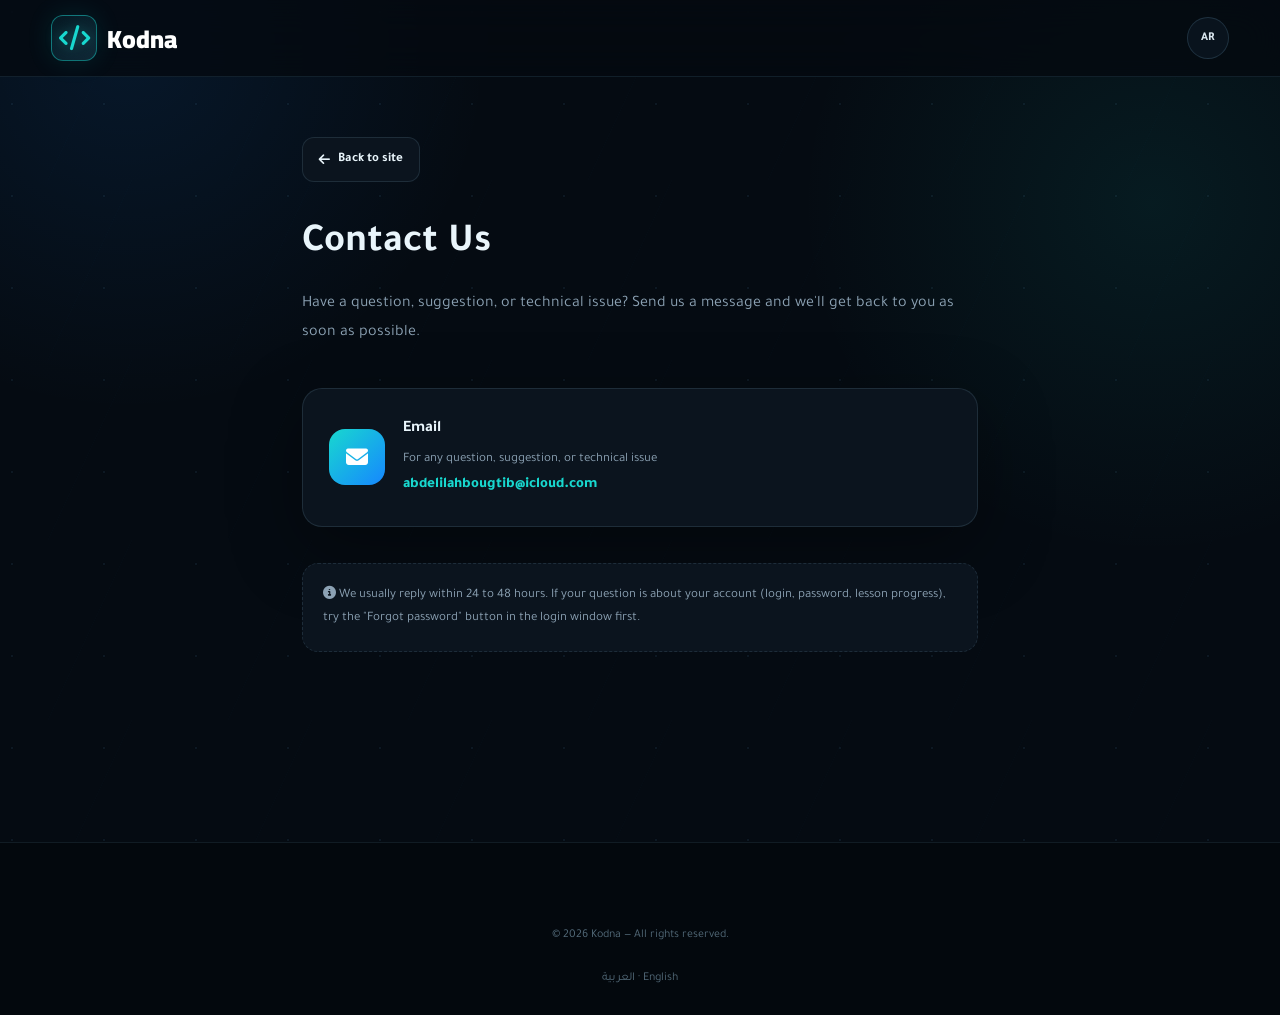
<file: contact.html>
<!DOCTYPE html>
<html lang="en" dir="ltr">
<head>
    <meta charset="UTF-8">
    <meta name="viewport" content="width=device-width, initial-scale=1.0, viewport-fit=cover">
    <meta name="description" content="Have a question, suggestion, or technical issue? Contact the Kodna team and we'll get back to you as soon as possible.">
    <meta name="theme-color" content="#06b6d4">
    <link rel="canonical" href="https://koudna.com/contact.html">
    <link rel="alternate" hreflang="en" href="https://koudna.com/contact.html">
    <link rel="alternate" hreflang="ar" href="https://koudna.com/ar/contact.html">
    <link rel="alternate" hreflang="x-default" href="https://koudna.com/contact.html">

    <link rel="icon" href="/favicon.ico" sizes="any">
    <link rel="icon" type="image/svg+xml" href="/favicon.svg">
    <link rel="icon" type="image/png" sizes="96x96" href="/favicon-96x96.png">
    <link rel="apple-touch-icon" href="/apple-touch-icon.png">
    <link rel="manifest" href="/site.webmanifest">

    <title data-i18n="contactDocTitle">Contact Us | Kodna</title>

    <link rel="preconnect" href="https://fonts.googleapis.com">
    <link rel="preconnect" href="https://fonts.gstatic.com" crossorigin>
    <link href="https://fonts.googleapis.com/css2?family=Cairo:wght@400;500;600;700;800;900&family=Tajawal:wght@400;500;700;800&display=swap" rel="stylesheet">
    <link rel="stylesheet" href="https://cdnjs.cloudflare.com/ajax/libs/font-awesome/6.5.2/css/all.min.css">
    <link rel="stylesheet" href="/css/style.css">

    <style>
        .legal-wrap { max-width: 720px; margin: 0 auto; padding: 60px 22px 100px; }
        .legal-wrap h1 { font-size: clamp(28px, 5vw, 40px); margin-bottom: 10px; }
        .legal-wrap > p.lead { color: var(--text-light); font-size: 16px; margin-bottom: 40px; line-height: 1.8; }
        .legal-back { display: inline-flex; align-items: center; gap: 8px; margin-bottom: 26px; padding: 10px 16px; border-radius: 12px; background: var(--card); border: 1px solid var(--border); color: var(--text); font-weight: 700; font-size: 13px; }
        .legal-back:hover { color: var(--primary); border-color: var(--primary); }
        [dir="ltr"] .legal-back i { transform: scaleX(-1); }

        .contact-card {
            display: flex;
            align-items: center;
            gap: 18px;
            padding: 26px;
            border-radius: 20px;
            background: var(--card);
            border: 1px solid var(--border);
            box-shadow: var(--shadow);
            margin-bottom: 18px;
        }
        .contact-card .icon {
            width: 56px; height: 56px; border-radius: 16px;
            display: grid; place-items: center; font-size: 22px; color: white;
            background: linear-gradient(135deg, var(--primary), var(--secondary));
            flex-shrink: 0;
        }
        .contact-card h3 { font-size: 16px; margin-bottom: 4px; }
        .contact-card p { color: var(--text-light); font-size: 13px; margin: 0; }
        .contact-card a.contact-value { color: var(--primary); font-weight: 800; font-size: 15px; word-break: break-all; }

        .contact-note {
            margin-top: 36px;
            padding: 20px;
            border-radius: 16px;
            background: var(--card);
            border: 1px dashed var(--border);
            color: var(--text-light);
            font-size: 13px;
            line-height: 1.8;
        }
    </style>
</head>
<body>

<header>
    <div class="container">
        <nav>
            <a href="/" class="logo" id="contactLogoLink">
                <span class="logo-icon"><i class="fa-solid fa-code"></i></span>
                <span data-i18n="logoText">كودنا</span>
            </a>
            <div class="header-actions">
                <button class="icon-btn" id="langToggle" aria-label="تغيير اللغة" title="EN / AR">
                    <span style="font-weight: 800; font-size: 12px;">EN</span>
                </button>
            </div>
        </nav>
    </div>
</header>

<main class="legal-wrap">
    <a href="/" class="legal-back" id="legalBackLink"><i class="fa-solid fa-arrow-right"></i> <span data-i18n="backToSite">رجوع للموقع</span></a>

    <h1 data-i18n="contactH1">تواصل معنا</h1>
    <p class="lead" data-i18n="contactLead">لديك سؤال، اقتراح، أو مشكلة تقنية؟ راسلنا وسنرد عليك في أقرب وقت ممكن.</p>

    <div class="contact-card">
        <div class="icon"><i class="fa-solid fa-envelope"></i></div>
        <div>
            <h3 data-i18n="contactCardTitle">البريد الإلكتروني</h3>
            <p data-i18n="contactCardDesc">لأي سؤال، اقتراح، أو مشكلة تقنية</p>
            <a class="contact-value" href="mailto:abdelilahbougtib@icloud.com">abdelilahbougtib@icloud.com</a>
        </div>
    </div>

    <div class="contact-note">
        <i class="fa-solid fa-circle-info"></i>
        <span data-i18n="contactNote">نرد عادةً خلال 24 إلى 48 ساعة. إذا كان سؤالك متعلقاً بحسابك (تسجيل الدخول، كلمة المرور، التقدّم في الدروس)، يمكنك تجربة زر "نسيت كلمة المرور" في نافذة تسجيل الدخول أولاً.</span>
    </div>
</main>

<footer>
    <div class="container">
        <div class="copyright" data-i18n="copyright">© 2026 كودنا — جميع الحقوق محفوظة.</div>
        <div class="copyright"><a href="/ar/contact.html">العربية</a> · <a href="/contact.html">English</a></div>
    </div>
</footer>

<script type="module" src="/js/legal-page.js"></script>
</body>
</html>
</file>
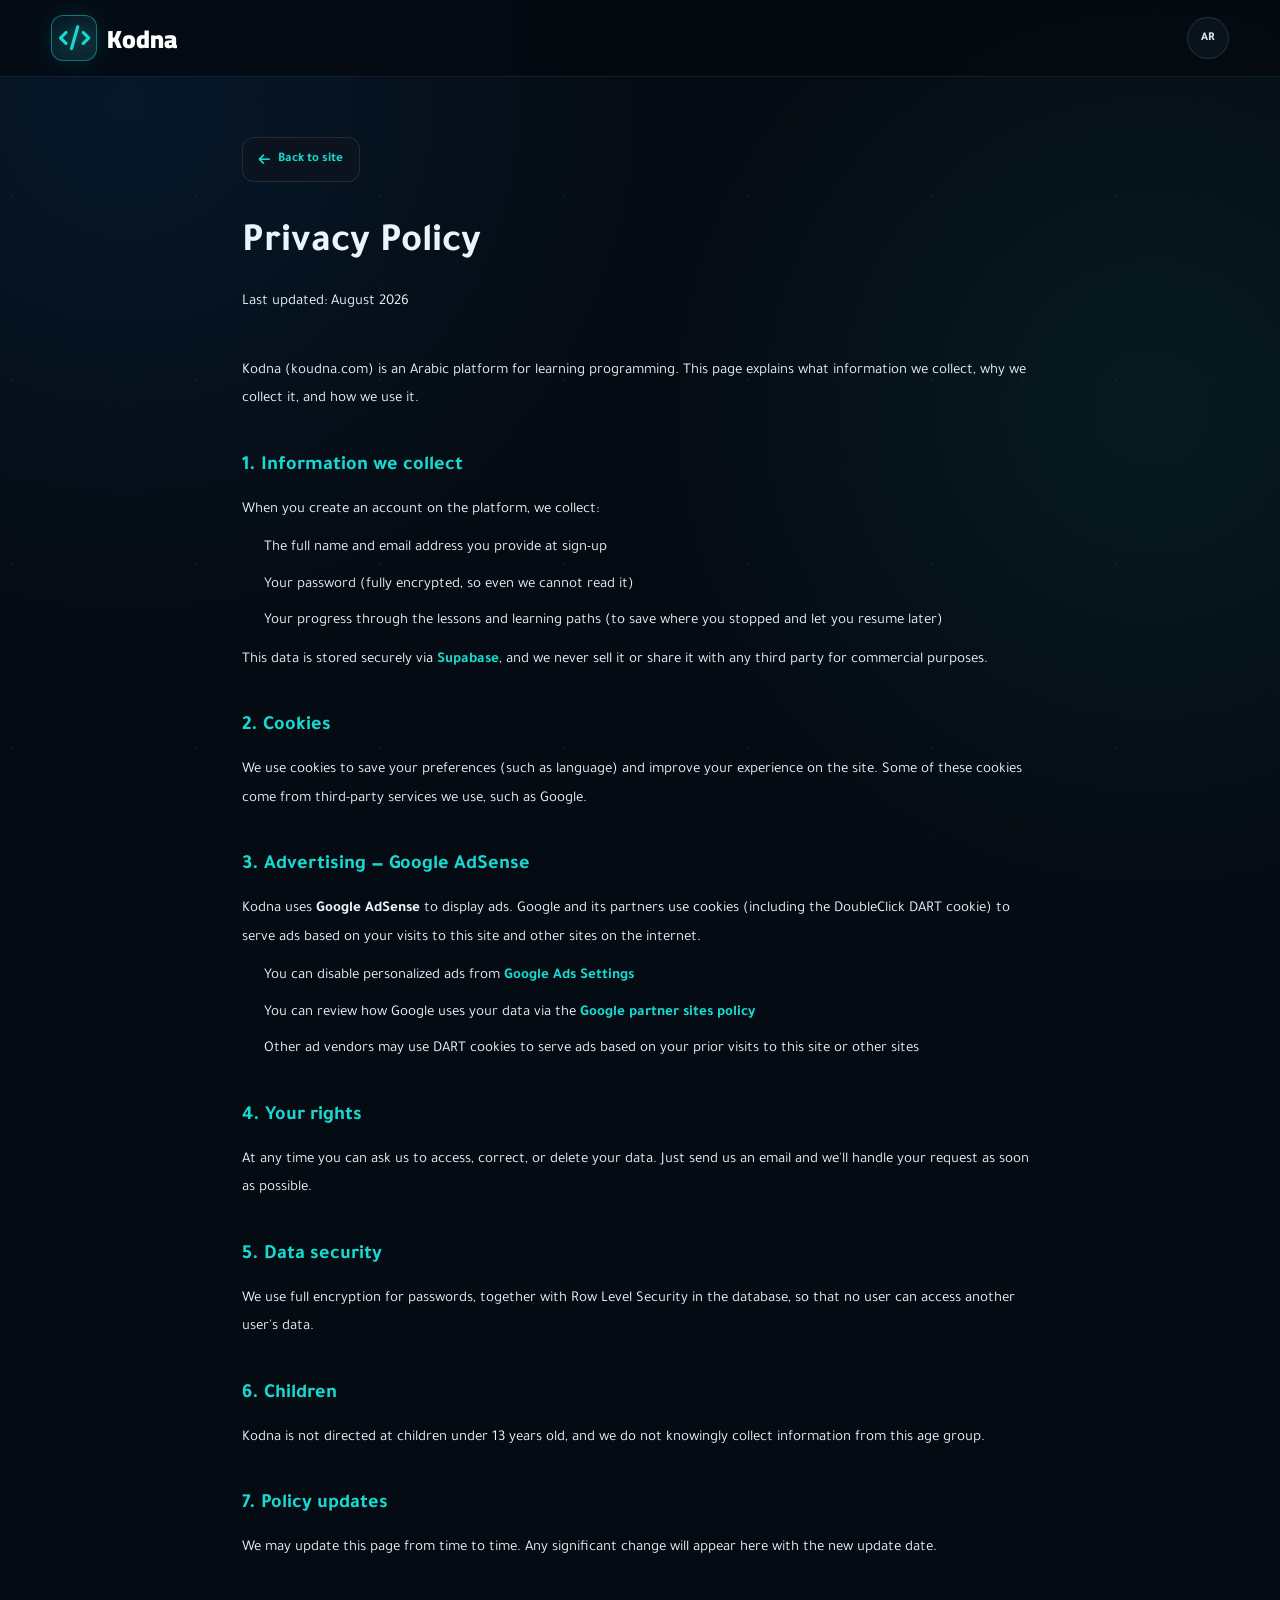
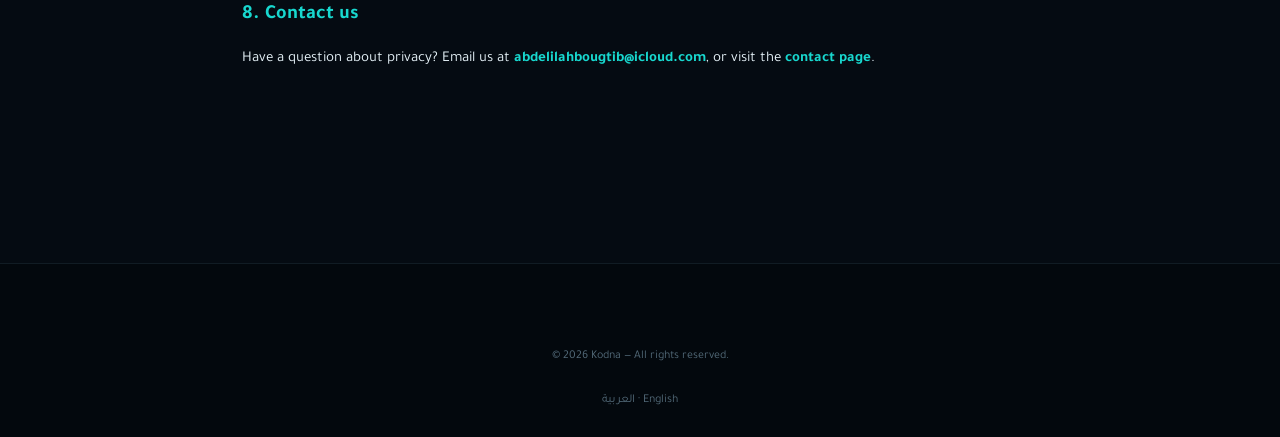
<file: privacy.html>
<!DOCTYPE html>
<html lang="en" dir="ltr">
<head>
    <meta charset="UTF-8">
    <meta name="viewport" content="width=device-width, initial-scale=1.0, viewport-fit=cover">
    <meta name="description" content="Kodna privacy policy — how we handle your data, cookies, and advertising.">
    <meta name="theme-color" content="#06b6d4">
    <link rel="canonical" href="https://koudna.com/privacy.html">
    <link rel="alternate" hreflang="en" href="https://koudna.com/privacy.html">
    <link rel="alternate" hreflang="ar" href="https://koudna.com/ar/privacy.html">
    <link rel="alternate" hreflang="x-default" href="https://koudna.com/privacy.html">

    <link rel="icon" href="/favicon.ico" sizes="any">
    <link rel="icon" type="image/svg+xml" href="/favicon.svg">
    <link rel="icon" type="image/png" sizes="96x96" href="/favicon-96x96.png">
    <link rel="apple-touch-icon" href="/apple-touch-icon.png">
    <link rel="manifest" href="/site.webmanifest">

    <title data-i18n="privacyDocTitle">Privacy Policy | Kodna</title>

    <link rel="preconnect" href="https://fonts.googleapis.com">
    <link rel="preconnect" href="https://fonts.gstatic.com" crossorigin>
    <link href="https://fonts.googleapis.com/css2?family=Cairo:wght@400;500;600;700;800;900&family=Tajawal:wght@400;500;700;800&display=swap" rel="stylesheet">
    <link rel="stylesheet" href="https://cdnjs.cloudflare.com/ajax/libs/font-awesome/6.5.2/css/all.min.css">
    <link rel="stylesheet" href="/css/style.css">

    <style>
        .legal-wrap { max-width: 840px; margin: 0 auto; padding: 60px 22px 100px; }
        .legal-wrap h1 { font-size: clamp(28px, 5vw, 40px); margin-bottom: 8px; }
        .legal-updated { color: var(--text-light); font-size: 13px; margin-bottom: 40px; }
        .legal-wrap h2 { font-size: 20px; margin: 34px 0 12px; color: var(--primary); }
        .legal-wrap p, .legal-wrap li { color: var(--text); line-height: 1.9; font-size: 15px; }
        .legal-wrap ul { padding-inline-start: 22px; margin: 10px 0; display: flex; flex-direction: column; gap: 8px; }
        .legal-wrap a { color: var(--primary); font-weight: 700; }
        .legal-back { display: inline-flex; align-items: center; gap: 8px; margin-bottom: 26px; padding: 10px 16px; border-radius: 12px; background: var(--card); border: 1px solid var(--border); color: var(--text); font-weight: 700; font-size: 13px; }
        .legal-back:hover { color: var(--primary); border-color: var(--primary); }
        [dir="ltr"] .legal-back i { transform: scaleX(-1); }
    </style>
</head>
<body>

<header>
    <div class="container">
        <nav>
            <a href="/" class="logo" id="contactLogoLink">
                <span class="logo-icon"><i class="fa-solid fa-code"></i></span>
                <span data-i18n="logoText">كودنا</span>
            </a>
            <div class="header-actions">
                <button class="icon-btn" id="langToggle" aria-label="تغيير اللغة" title="EN / AR">
                    <span style="font-weight: 800; font-size: 12px;">EN</span>
                </button>
            </div>
        </nav>
    </div>
</header>

<main class="legal-wrap">
    <a href="/" class="legal-back" id="legalBackLink"><i class="fa-solid fa-arrow-right"></i> <span data-i18n="backToSite">رجوع للموقع</span></a>

    <h1 data-i18n="privacyH1">سياسة الخصوصية</h1>
    <p class="legal-updated" data-i18n="privacyUpdated">آخر تحديث: أغسطس 2026</p>

    <p data-i18n="privacyIntro">كودنا (koudna.com) منصة عربية لتعلم البرمجة. توضح هذه الصفحة نوع المعلومات التي نجمعها، وسبب جمعها، وكيفية استخدامها.</p>

    <h2 data-i18n="privacyH2_1">1. المعلومات التي نجمعها</h2>
    <p data-i18n="privacyP1">عند إنشاء حساب في المنصة، نقوم بجمع:</p>
    <ul>
        <li data-i18n="privacyLi1a">الاسم الكامل والبريد الإلكتروني اللذين تقدّمهما عند التسجيل</li>
        <li data-i18n="privacyLi1b">كلمة المرور (مشفّرة بالكامل، بحيث لا نستطيع نحن أنفسنا الاطلاع عليها)</li>
        <li data-i18n="privacyLi1c">تقدّمك في الدروس والمسارات التعليمية (لحفظ نقطة توقفك ومتابعتها لاحقاً)</li>
    </ul>
    <p data-i18n="privacyP1b">يتم تخزين هذه البيانات بأمان عبر <a href="https://supabase.com" target="_blank" rel="noopener">Supabase</a>، ولا نقوم ببيعها أو مشاركتها مع أي طرف ثالث لأغراض تجارية.</p>

    <h2 data-i18n="privacyH2_2">2. ملفات الـ Cookies</h2>
    <p data-i18n="privacyP2">نستخدم ملفات الـ Cookies لحفظ تفضيلاتك (مثل اللغة) وتحسين تجربتك على الموقع. بعض هذه الملفات تأتي من خدمات طرف ثالث نستخدمها، مثل Google.</p>

    <h2 data-i18n="privacyH2_3">3. الإعلانات — Google AdSense</h2>
    <p data-i18n="privacyP3">تستخدم كودنا خدمة <strong>Google AdSense</strong> لعرض الإعلانات. تستخدم Google وشركاؤها ملفات Cookies (بما في ذلك ملف DoubleClick DART) لعرض إعلانات مبنية على زياراتك لهذا الموقع ومواقع أخرى على الإنترنت.</p>
    <ul>
        <li data-i18n="privacyLi3a">يمكنك تعطيل الإعلانات المخصصة (Personalized ads) من <a href="https://adssettings.google.com" target="_blank" rel="noopener">إعدادات إعلانات Google</a></li>
        <li data-i18n="privacyLi3b">يمكنك الاطلاع على كيفية استخدام Google لبياناتك عبر <a href="https://policies.google.com/technologies/partner-sites" target="_blank" rel="noopener">سياسة Google للشركاء</a></li>
        <li data-i18n="privacyLi3c">قد يستخدم موردون آخرون للإعلانات ملفات DART لعرض إعلانات مبنية على زياراتك السابقة لهذا الموقع أو مواقع أخرى</li>
    </ul>

    <h2 data-i18n="privacyH2_4">4. حقوقك</h2>
    <p data-i18n="privacyP4">يمكنك في أي وقت أن تطلب منا الاطلاع على بياناتك، أو تعديلها، أو حذفها. يكفي أن ترسل لنا رسالة بريد إلكتروني وسنتعامل مع طلبك في أقرب وقت ممكن.</p>

    <h2 data-i18n="privacyH2_5">5. أمان البيانات</h2>
    <p data-i18n="privacyP5">نستخدم تشفيراً كاملاً لكلمات المرور، إلى جانب الحماية على مستوى الصفوف (Row Level Security) في قاعدة البيانات، بحيث لا يستطيع أي مستخدم الاطلاع على بيانات مستخدم آخر.</p>

    <h2 data-i18n="privacyH2_6">6. الأطفال</h2>
    <p data-i18n="privacyP6">منصة كودنا غير موجهة للأطفال دون سن 13 عاماً، ولا نقوم عن قصد بجمع معلومات من هذه الفئة العمرية.</p>

    <h2 data-i18n="privacyH2_7">7. تحديثات السياسة</h2>
    <p data-i18n="privacyP7">قد نقوم بتعديل هذه الصفحة من وقت لآخر. سيظهر أي تغيير مهم هنا مع تاريخ التحديث الجديد.</p>

    <h2 data-i18n="privacyH2_8">8. تواصل معنا</h2>
    <p data-i18n="privacyP8">لديك سؤال حول الخصوصية؟ راسلنا على <a href="mailto:abdelilahbougtib@icloud.com">abdelilahbougtib@icloud.com</a>، أو قم بزيارة <a href="/contact.html">صفحة تواصل معنا</a>.</p>
</main>

<footer>
    <div class="container">
        <div class="copyright" data-i18n="copyright">© 2026 كودنا — جميع الحقوق محفوظة.</div>
        <div class="copyright"><a href="/ar/privacy.html">العربية</a> · <a href="/privacy.html">English</a></div>
    </div>
</footer>

<script type="module" src="/js/legal-page.js"></script>
</body>
</html>
</file>
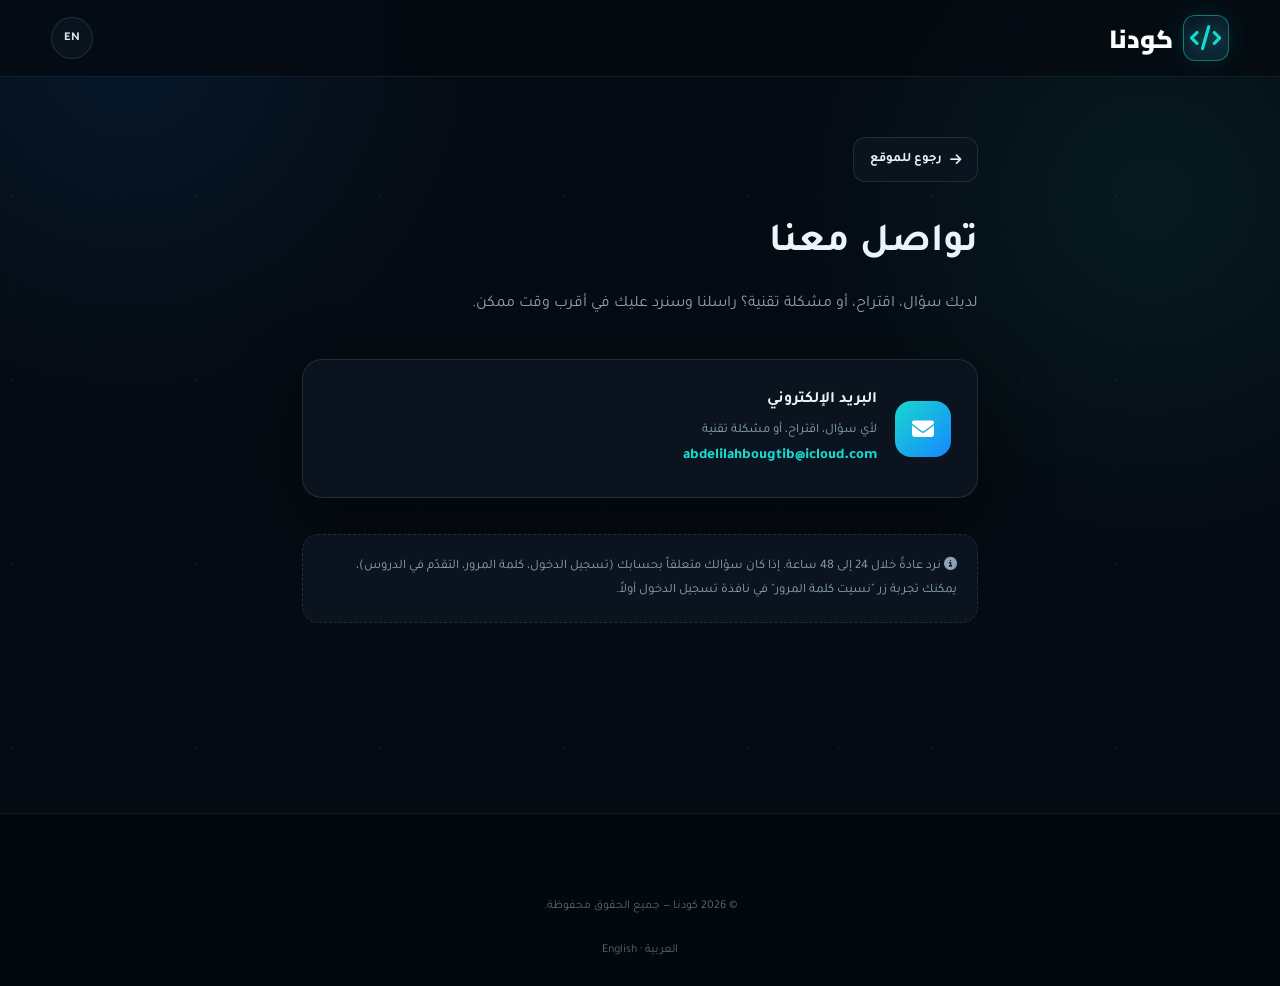
<file: ar/contact.html>
<!DOCTYPE html>
<html lang="ar" dir="rtl">
<head>
    <meta charset="UTF-8">
    <meta name="viewport" content="width=device-width, initial-scale=1.0, viewport-fit=cover">
    <meta name="description" content="تواصل مع فريق كودنا — أسئلة، اقتراحات، أو مساعدة تقنية.">
    <meta name="theme-color" content="#06b6d4">
    <link rel="canonical" href="https://koudna.com/ar/contact.html">
    <link rel="alternate" hreflang="ar" href="https://koudna.com/ar/contact.html">
    <link rel="alternate" hreflang="en" href="https://koudna.com/contact.html">
    <link rel="alternate" hreflang="x-default" href="https://koudna.com/contact.html">

    <link rel="icon" href="/favicon.ico" sizes="any">
    <link rel="icon" type="image/svg+xml" href="/favicon.svg">
    <link rel="icon" type="image/png" sizes="96x96" href="/favicon-96x96.png">
    <link rel="apple-touch-icon" href="/apple-touch-icon.png">
    <link rel="manifest" href="/site.webmanifest">

    <title data-i18n="contactDocTitle">تواصل معنا | كودنا</title>

    <link rel="preconnect" href="https://fonts.googleapis.com">
    <link rel="preconnect" href="https://fonts.gstatic.com" crossorigin>
    <link href="https://fonts.googleapis.com/css2?family=Cairo:wght@400;500;600;700;800;900&family=Tajawal:wght@400;500;700;800&display=swap" rel="stylesheet">
    <link rel="stylesheet" href="https://cdnjs.cloudflare.com/ajax/libs/font-awesome/6.5.2/css/all.min.css">
    <link rel="stylesheet" href="/css/style.css">

    <style>
        .legal-wrap { max-width: 720px; margin: 0 auto; padding: 60px 22px 100px; }
        .legal-wrap h1 { font-size: clamp(28px, 5vw, 40px); margin-bottom: 10px; }
        .legal-wrap > p.lead { color: var(--text-light); font-size: 16px; margin-bottom: 40px; line-height: 1.8; }
        .legal-back { display: inline-flex; align-items: center; gap: 8px; margin-bottom: 26px; padding: 10px 16px; border-radius: 12px; background: var(--card); border: 1px solid var(--border); color: var(--text); font-weight: 700; font-size: 13px; }
        .legal-back:hover { color: var(--primary); border-color: var(--primary); }
        [dir="ltr"] .legal-back i { transform: scaleX(-1); }

        .contact-card {
            display: flex;
            align-items: center;
            gap: 18px;
            padding: 26px;
            border-radius: 20px;
            background: var(--card);
            border: 1px solid var(--border);
            box-shadow: var(--shadow);
            margin-bottom: 18px;
        }
        .contact-card .icon {
            width: 56px; height: 56px; border-radius: 16px;
            display: grid; place-items: center; font-size: 22px; color: white;
            background: linear-gradient(135deg, var(--primary), var(--secondary));
            flex-shrink: 0;
        }
        .contact-card h3 { font-size: 16px; margin-bottom: 4px; }
        .contact-card p { color: var(--text-light); font-size: 13px; margin: 0; }
        .contact-card a.contact-value { color: var(--primary); font-weight: 800; font-size: 15px; word-break: break-all; }

        .contact-note {
            margin-top: 36px;
            padding: 20px;
            border-radius: 16px;
            background: var(--card);
            border: 1px dashed var(--border);
            color: var(--text-light);
            font-size: 13px;
            line-height: 1.8;
        }
    </style>
</head>
<body>

<header>
    <div class="container">
        <nav>
            <a href="/" class="logo" id="contactLogoLink">
                <span class="logo-icon"><i class="fa-solid fa-code"></i></span>
                <span data-i18n="logoText">كودنا</span>
            </a>
            <div class="header-actions">
                <button class="icon-btn" id="langToggle" aria-label="تغيير اللغة" title="EN / AR">
                    <span style="font-weight: 800; font-size: 12px;">EN</span>
                </button>
            </div>
        </nav>
    </div>
</header>

<main class="legal-wrap">
    <a href="/" class="legal-back" id="legalBackLink"><i class="fa-solid fa-arrow-right"></i> <span data-i18n="backToSite">رجوع للموقع</span></a>

    <h1 data-i18n="contactH1">تواصل معنا</h1>
    <p class="lead" data-i18n="contactLead">لديك سؤال، اقتراح، أو مشكلة تقنية؟ راسلنا وسنرد عليك في أقرب وقت ممكن.</p>

    <div class="contact-card">
        <div class="icon"><i class="fa-solid fa-envelope"></i></div>
        <div>
            <h3 data-i18n="contactCardTitle">البريد الإلكتروني</h3>
            <p data-i18n="contactCardDesc">لأي سؤال، اقتراح، أو مشكلة تقنية</p>
            <a class="contact-value" href="mailto:abdelilahbougtib@icloud.com">abdelilahbougtib@icloud.com</a>
        </div>
    </div>

    <div class="contact-note">
        <i class="fa-solid fa-circle-info"></i>
        <span data-i18n="contactNote">نرد عادةً خلال 24 إلى 48 ساعة. إذا كان سؤالك متعلقاً بحسابك (تسجيل الدخول، كلمة المرور، التقدّم في الدروس)، يمكنك تجربة زر "نسيت كلمة المرور" في نافذة تسجيل الدخول أولاً.</span>
    </div>
</main>

<footer>
    <div class="container">
        <div class="copyright" data-i18n="copyright">© 2026 كودنا — جميع الحقوق محفوظة.</div>
        <div class="copyright"><a href="/ar/contact.html">العربية</a> · <a href="/contact.html">English</a></div>
    </div>
</footer>

<script type="module" src="/js/legal-page.js"></script>
</body>
</html>
</file>
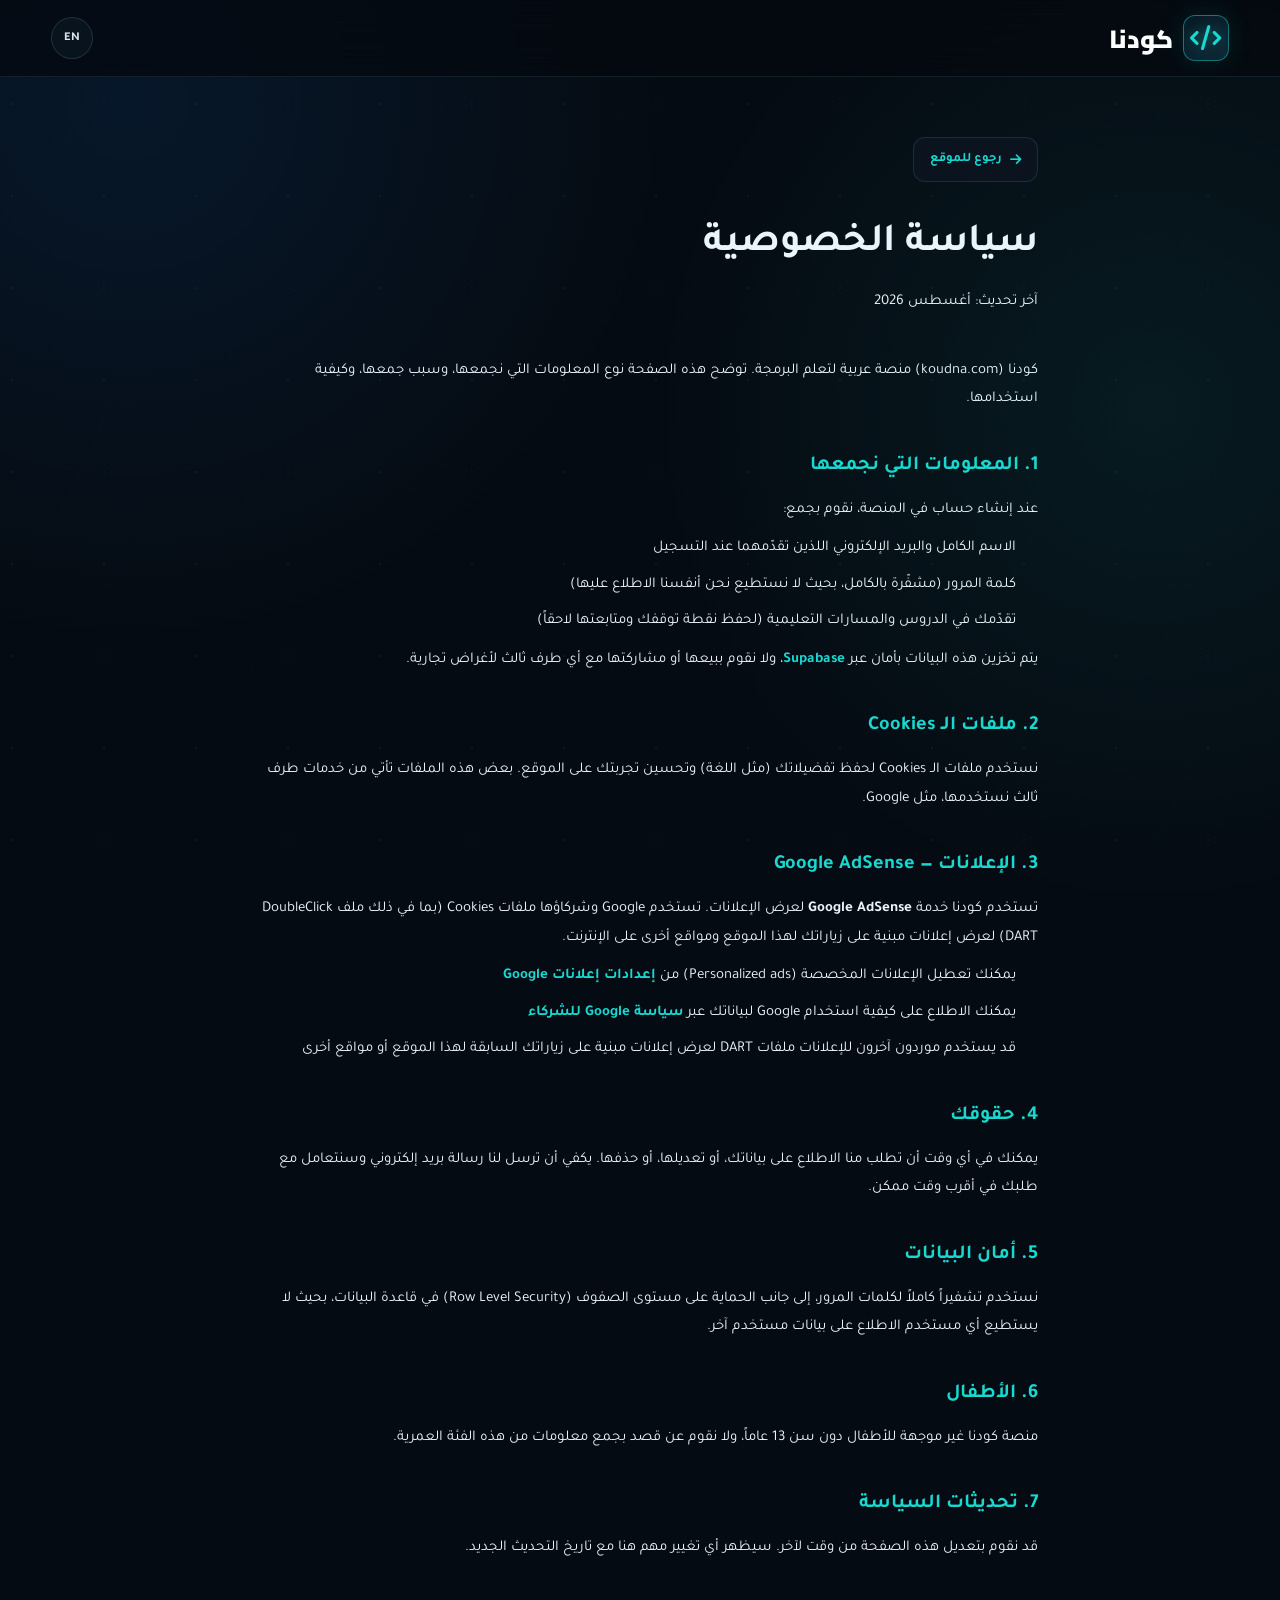
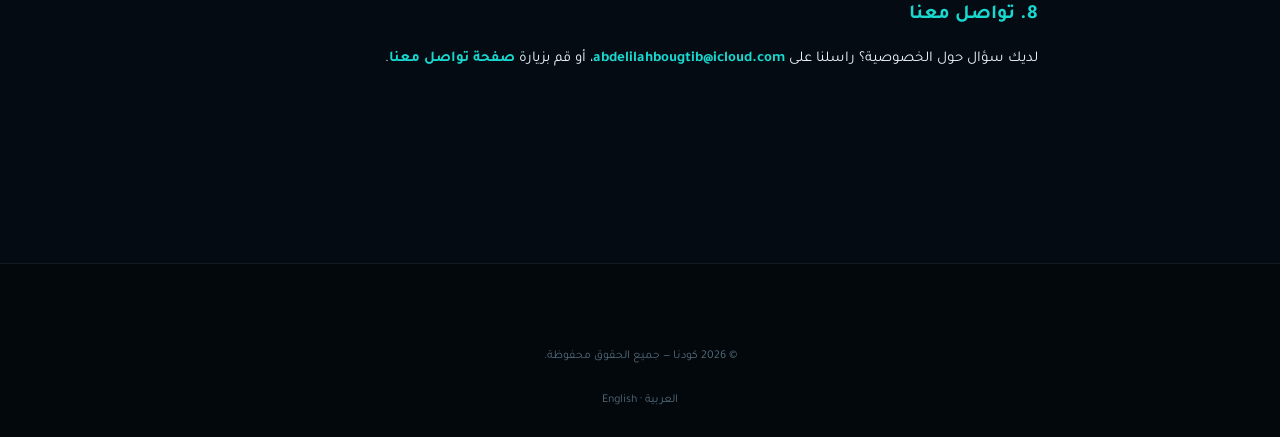
<file: ar/privacy.html>
<!DOCTYPE html>
<html lang="ar" dir="rtl">
<head>
    <meta charset="UTF-8">
    <meta name="viewport" content="width=device-width, initial-scale=1.0, viewport-fit=cover">
    <meta name="description" content="سياسة الخصوصية لمنصة كودنا — كيفية استخدامنا لبياناتك، وملفات الـ Cookies، والإعلانات.">
    <meta name="theme-color" content="#06b6d4">
    <link rel="canonical" href="https://koudna.com/ar/privacy.html">
    <link rel="alternate" hreflang="ar" href="https://koudna.com/ar/privacy.html">
    <link rel="alternate" hreflang="en" href="https://koudna.com/privacy.html">
    <link rel="alternate" hreflang="x-default" href="https://koudna.com/privacy.html">

    <link rel="icon" href="/favicon.ico" sizes="any">
    <link rel="icon" type="image/svg+xml" href="/favicon.svg">
    <link rel="icon" type="image/png" sizes="96x96" href="/favicon-96x96.png">
    <link rel="apple-touch-icon" href="/apple-touch-icon.png">
    <link rel="manifest" href="/site.webmanifest">

    <title data-i18n="privacyDocTitle">سياسة الخصوصية | كودنا</title>

    <link rel="preconnect" href="https://fonts.googleapis.com">
    <link rel="preconnect" href="https://fonts.gstatic.com" crossorigin>
    <link href="https://fonts.googleapis.com/css2?family=Cairo:wght@400;500;600;700;800;900&family=Tajawal:wght@400;500;700;800&display=swap" rel="stylesheet">
    <link rel="stylesheet" href="https://cdnjs.cloudflare.com/ajax/libs/font-awesome/6.5.2/css/all.min.css">
    <link rel="stylesheet" href="/css/style.css">

    <style>
        .legal-wrap { max-width: 840px; margin: 0 auto; padding: 60px 22px 100px; }
        .legal-wrap h1 { font-size: clamp(28px, 5vw, 40px); margin-bottom: 8px; }
        .legal-updated { color: var(--text-light); font-size: 13px; margin-bottom: 40px; }
        .legal-wrap h2 { font-size: 20px; margin: 34px 0 12px; color: var(--primary); }
        .legal-wrap p, .legal-wrap li { color: var(--text); line-height: 1.9; font-size: 15px; }
        .legal-wrap ul { padding-inline-start: 22px; margin: 10px 0; display: flex; flex-direction: column; gap: 8px; }
        .legal-wrap a { color: var(--primary); font-weight: 700; }
        .legal-back { display: inline-flex; align-items: center; gap: 8px; margin-bottom: 26px; padding: 10px 16px; border-radius: 12px; background: var(--card); border: 1px solid var(--border); color: var(--text); font-weight: 700; font-size: 13px; }
        .legal-back:hover { color: var(--primary); border-color: var(--primary); }
        [dir="ltr"] .legal-back i { transform: scaleX(-1); }
    </style>
</head>
<body>

<header>
    <div class="container">
        <nav>
            <a href="/" class="logo" id="contactLogoLink">
                <span class="logo-icon"><i class="fa-solid fa-code"></i></span>
                <span data-i18n="logoText">كودنا</span>
            </a>
            <div class="header-actions">
                <button class="icon-btn" id="langToggle" aria-label="تغيير اللغة" title="EN / AR">
                    <span style="font-weight: 800; font-size: 12px;">EN</span>
                </button>
            </div>
        </nav>
    </div>
</header>

<main class="legal-wrap">
    <a href="/" class="legal-back" id="legalBackLink"><i class="fa-solid fa-arrow-right"></i> <span data-i18n="backToSite">رجوع للموقع</span></a>

    <h1 data-i18n="privacyH1">سياسة الخصوصية</h1>
    <p class="legal-updated" data-i18n="privacyUpdated">آخر تحديث: أغسطس 2026</p>

    <p data-i18n="privacyIntro">كودنا (koudna.com) منصة عربية لتعلم البرمجة. توضح هذه الصفحة نوع المعلومات التي نجمعها، وسبب جمعها، وكيفية استخدامها.</p>

    <h2 data-i18n="privacyH2_1">1. المعلومات التي نجمعها</h2>
    <p data-i18n="privacyP1">عند إنشاء حساب في المنصة، نقوم بجمع:</p>
    <ul>
        <li data-i18n="privacyLi1a">الاسم الكامل والبريد الإلكتروني اللذين تقدّمهما عند التسجيل</li>
        <li data-i18n="privacyLi1b">كلمة المرور (مشفّرة بالكامل، بحيث لا نستطيع نحن أنفسنا الاطلاع عليها)</li>
        <li data-i18n="privacyLi1c">تقدّمك في الدروس والمسارات التعليمية (لحفظ نقطة توقفك ومتابعتها لاحقاً)</li>
    </ul>
    <p data-i18n="privacyP1b">يتم تخزين هذه البيانات بأمان عبر <a href="https://supabase.com" target="_blank" rel="noopener">Supabase</a>، ولا نقوم ببيعها أو مشاركتها مع أي طرف ثالث لأغراض تجارية.</p>

    <h2 data-i18n="privacyH2_2">2. ملفات الـ Cookies</h2>
    <p data-i18n="privacyP2">نستخدم ملفات الـ Cookies لحفظ تفضيلاتك (مثل اللغة) وتحسين تجربتك على الموقع. بعض هذه الملفات تأتي من خدمات طرف ثالث نستخدمها، مثل Google.</p>

    <h2 data-i18n="privacyH2_3">3. الإعلانات — Google AdSense</h2>
    <p data-i18n="privacyP3">تستخدم كودنا خدمة <strong>Google AdSense</strong> لعرض الإعلانات. تستخدم Google وشركاؤها ملفات Cookies (بما في ذلك ملف DoubleClick DART) لعرض إعلانات مبنية على زياراتك لهذا الموقع ومواقع أخرى على الإنترنت.</p>
    <ul>
        <li data-i18n="privacyLi3a">يمكنك تعطيل الإعلانات المخصصة (Personalized ads) من <a href="https://adssettings.google.com" target="_blank" rel="noopener">إعدادات إعلانات Google</a></li>
        <li data-i18n="privacyLi3b">يمكنك الاطلاع على كيفية استخدام Google لبياناتك عبر <a href="https://policies.google.com/technologies/partner-sites" target="_blank" rel="noopener">سياسة Google للشركاء</a></li>
        <li data-i18n="privacyLi3c">قد يستخدم موردون آخرون للإعلانات ملفات DART لعرض إعلانات مبنية على زياراتك السابقة لهذا الموقع أو مواقع أخرى</li>
    </ul>

    <h2 data-i18n="privacyH2_4">4. حقوقك</h2>
    <p data-i18n="privacyP4">يمكنك في أي وقت أن تطلب منا الاطلاع على بياناتك، أو تعديلها، أو حذفها. يكفي أن ترسل لنا رسالة بريد إلكتروني وسنتعامل مع طلبك في أقرب وقت ممكن.</p>

    <h2 data-i18n="privacyH2_5">5. أمان البيانات</h2>
    <p data-i18n="privacyP5">نستخدم تشفيراً كاملاً لكلمات المرور، إلى جانب الحماية على مستوى الصفوف (Row Level Security) في قاعدة البيانات، بحيث لا يستطيع أي مستخدم الاطلاع على بيانات مستخدم آخر.</p>

    <h2 data-i18n="privacyH2_6">6. الأطفال</h2>
    <p data-i18n="privacyP6">منصة كودنا غير موجهة للأطفال دون سن 13 عاماً، ولا نقوم عن قصد بجمع معلومات من هذه الفئة العمرية.</p>

    <h2 data-i18n="privacyH2_7">7. تحديثات السياسة</h2>
    <p data-i18n="privacyP7">قد نقوم بتعديل هذه الصفحة من وقت لآخر. سيظهر أي تغيير مهم هنا مع تاريخ التحديث الجديد.</p>

    <h2 data-i18n="privacyH2_8">8. تواصل معنا</h2>
    <p data-i18n="privacyP8">لديك سؤال حول الخصوصية؟ راسلنا على <a href="mailto:abdelilahbougtib@icloud.com">abdelilahbougtib@icloud.com</a>، أو قم بزيارة <a href="/ar/contact.html">صفحة تواصل معنا</a>.</p>
</main>

<footer>
    <div class="container">
        <div class="copyright" data-i18n="copyright">© 2026 كودنا — جميع الحقوق محفوظة.</div>
        <div class="copyright"><a href="/ar/privacy.html">العربية</a> · <a href="/privacy.html">English</a></div>
    </div>
</footer>

<script type="module" src="/js/legal-page.js"></script>
</body>
</html>
</file>
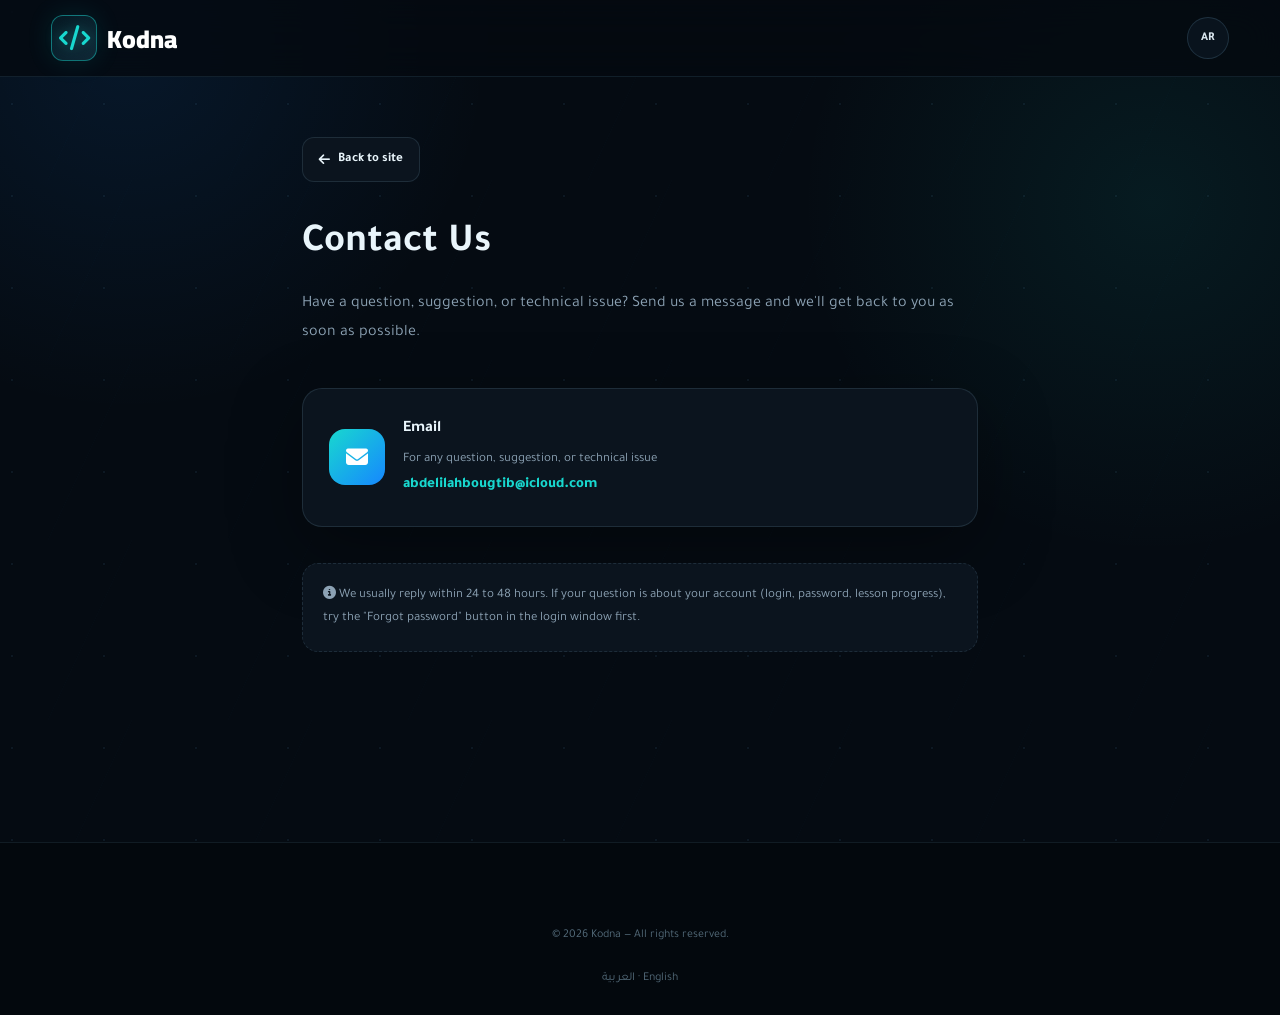
<file: en/contact.html>
<!DOCTYPE html>
<html lang="en" dir="ltr">
<head>
    <meta charset="UTF-8">
    <meta name="viewport" content="width=device-width, initial-scale=1.0, viewport-fit=cover">
    <meta name="description" content="Have a question, suggestion, or technical issue? Contact the Kodna team and we'll get back to you as soon as possible.">
    <meta name="theme-color" content="#06b6d4">
    <link rel="canonical" href="https://koudna.com/en/contact.html">
    <link rel="alternate" hreflang="ar" href="https://koudna.com/contact.html">
    <link rel="alternate" hreflang="en" href="https://koudna.com/en/contact.html">
    <link rel="alternate" hreflang="x-default" href="https://koudna.com/contact.html">

    <link rel="icon" href="/favicon.ico" sizes="any">
    <link rel="icon" type="image/svg+xml" href="/favicon.svg">
    <link rel="icon" type="image/png" sizes="96x96" href="/favicon-96x96.png">
    <link rel="apple-touch-icon" href="/apple-touch-icon.png">
    <link rel="manifest" href="/site.webmanifest">

    <title data-i18n="contactDocTitle">Contact Us | Kodna</title>

    <script>
        (function () {
            try {
                var inEn = /^\/en(\/|$)/.test(location.pathname);
                var stored = localStorage.getItem("kodna-lang");
                var l = inEn ? "en" : ((stored === "en" || stored === "ar") ? stored : "ar");
                if (inEn) { try { localStorage.setItem("kodna-lang", "en"); } catch (e) {} }
                document.documentElement.lang = l;
                document.documentElement.dir = l === "ar" ? "rtl" : "ltr";
            } catch (e) {}
        })();
    </script>

    <link rel="preconnect" href="https://fonts.googleapis.com">
    <link rel="preconnect" href="https://fonts.gstatic.com" crossorigin>
    <link href="https://fonts.googleapis.com/css2?family=Cairo:wght@400;500;600;700;800;900&family=Tajawal:wght@400;500;700;800&display=swap" rel="stylesheet">
    <link rel="stylesheet" href="https://cdnjs.cloudflare.com/ajax/libs/font-awesome/6.5.2/css/all.min.css">
    <link rel="stylesheet" href="/css/style.css">

    <style>
        .legal-wrap { max-width: 720px; margin: 0 auto; padding: 60px 22px 100px; }
        .legal-wrap h1 { font-size: clamp(28px, 5vw, 40px); margin-bottom: 10px; }
        .legal-wrap > p.lead { color: var(--text-light); font-size: 16px; margin-bottom: 40px; line-height: 1.8; }
        .legal-back { display: inline-flex; align-items: center; gap: 8px; margin-bottom: 26px; padding: 10px 16px; border-radius: 12px; background: var(--card); border: 1px solid var(--border); color: var(--text); font-weight: 700; font-size: 13px; }
        .legal-back:hover { color: var(--primary); border-color: var(--primary); }
        [dir="ltr"] .legal-back i { transform: scaleX(-1); }

        .contact-card {
            display: flex;
            align-items: center;
            gap: 18px;
            padding: 26px;
            border-radius: 20px;
            background: var(--card);
            border: 1px solid var(--border);
            box-shadow: var(--shadow);
            margin-bottom: 18px;
        }
        .contact-card .icon {
            width: 56px; height: 56px; border-radius: 16px;
            display: grid; place-items: center; font-size: 22px; color: white;
            background: linear-gradient(135deg, var(--primary), var(--secondary));
            flex-shrink: 0;
        }
        .contact-card h3 { font-size: 16px; margin-bottom: 4px; }
        .contact-card p { color: var(--text-light); font-size: 13px; margin: 0; }
        .contact-card a.contact-value { color: var(--primary); font-weight: 800; font-size: 15px; word-break: break-all; }

        .contact-note {
            margin-top: 36px;
            padding: 20px;
            border-radius: 16px;
            background: var(--card);
            border: 1px dashed var(--border);
            color: var(--text-light);
            font-size: 13px;
            line-height: 1.8;
        }
    </style>
</head>
<body>

<header>
    <div class="container">
        <nav>
            <a href="/" class="logo" id="contactLogoLink">
                <span class="logo-icon"><i class="fa-solid fa-code"></i></span>
                <span data-i18n="logoText">كودنا</span>
            </a>
            <div class="header-actions">
                <button class="icon-btn" id="langToggle" aria-label="تغيير اللغة" title="EN / AR">
                    <span style="font-weight: 800; font-size: 12px;">EN</span>
                </button>
            </div>
        </nav>
    </div>
</header>

<main class="legal-wrap">
    <a href="/" class="legal-back" id="legalBackLink"><i class="fa-solid fa-arrow-right"></i> <span data-i18n="backToSite">رجوع للموقع</span></a>

    <h1 data-i18n="contactH1">تواصل معنا</h1>
    <p class="lead" data-i18n="contactLead">لديك سؤال، اقتراح، أو مشكلة تقنية؟ راسلنا وسنرد عليك في أقرب وقت ممكن.</p>

    <div class="contact-card">
        <div class="icon"><i class="fa-solid fa-envelope"></i></div>
        <div>
            <h3 data-i18n="contactCardTitle">البريد الإلكتروني</h3>
            <p data-i18n="contactCardDesc">لأي سؤال، اقتراح، أو مشكلة تقنية</p>
            <a class="contact-value" href="mailto:abdelilahbougtib@icloud.com">abdelilahbougtib@icloud.com</a>
        </div>
    </div>

    <div class="contact-note">
        <i class="fa-solid fa-circle-info"></i>
        <span data-i18n="contactNote">نرد عادةً خلال 24 إلى 48 ساعة. إذا كان سؤالك متعلقاً بحسابك (تسجيل الدخول، كلمة المرور، التقدّم في الدروس)، يمكنك تجربة زر "نسيت كلمة المرور" في نافذة تسجيل الدخول أولاً.</span>
    </div>
</main>

<footer>
    <div class="container">
        <div class="copyright" data-i18n="copyright">© 2026 كودنا — جميع الحقوق محفوظة.</div>
        <div class="copyright"><a href="/contact.html">العربية</a> · <a href="/en/contact.html">English</a></div>
    </div>
</footer>

<script type="module" src="/js/legal-page.js"></script>
</body>
</html>
</file>
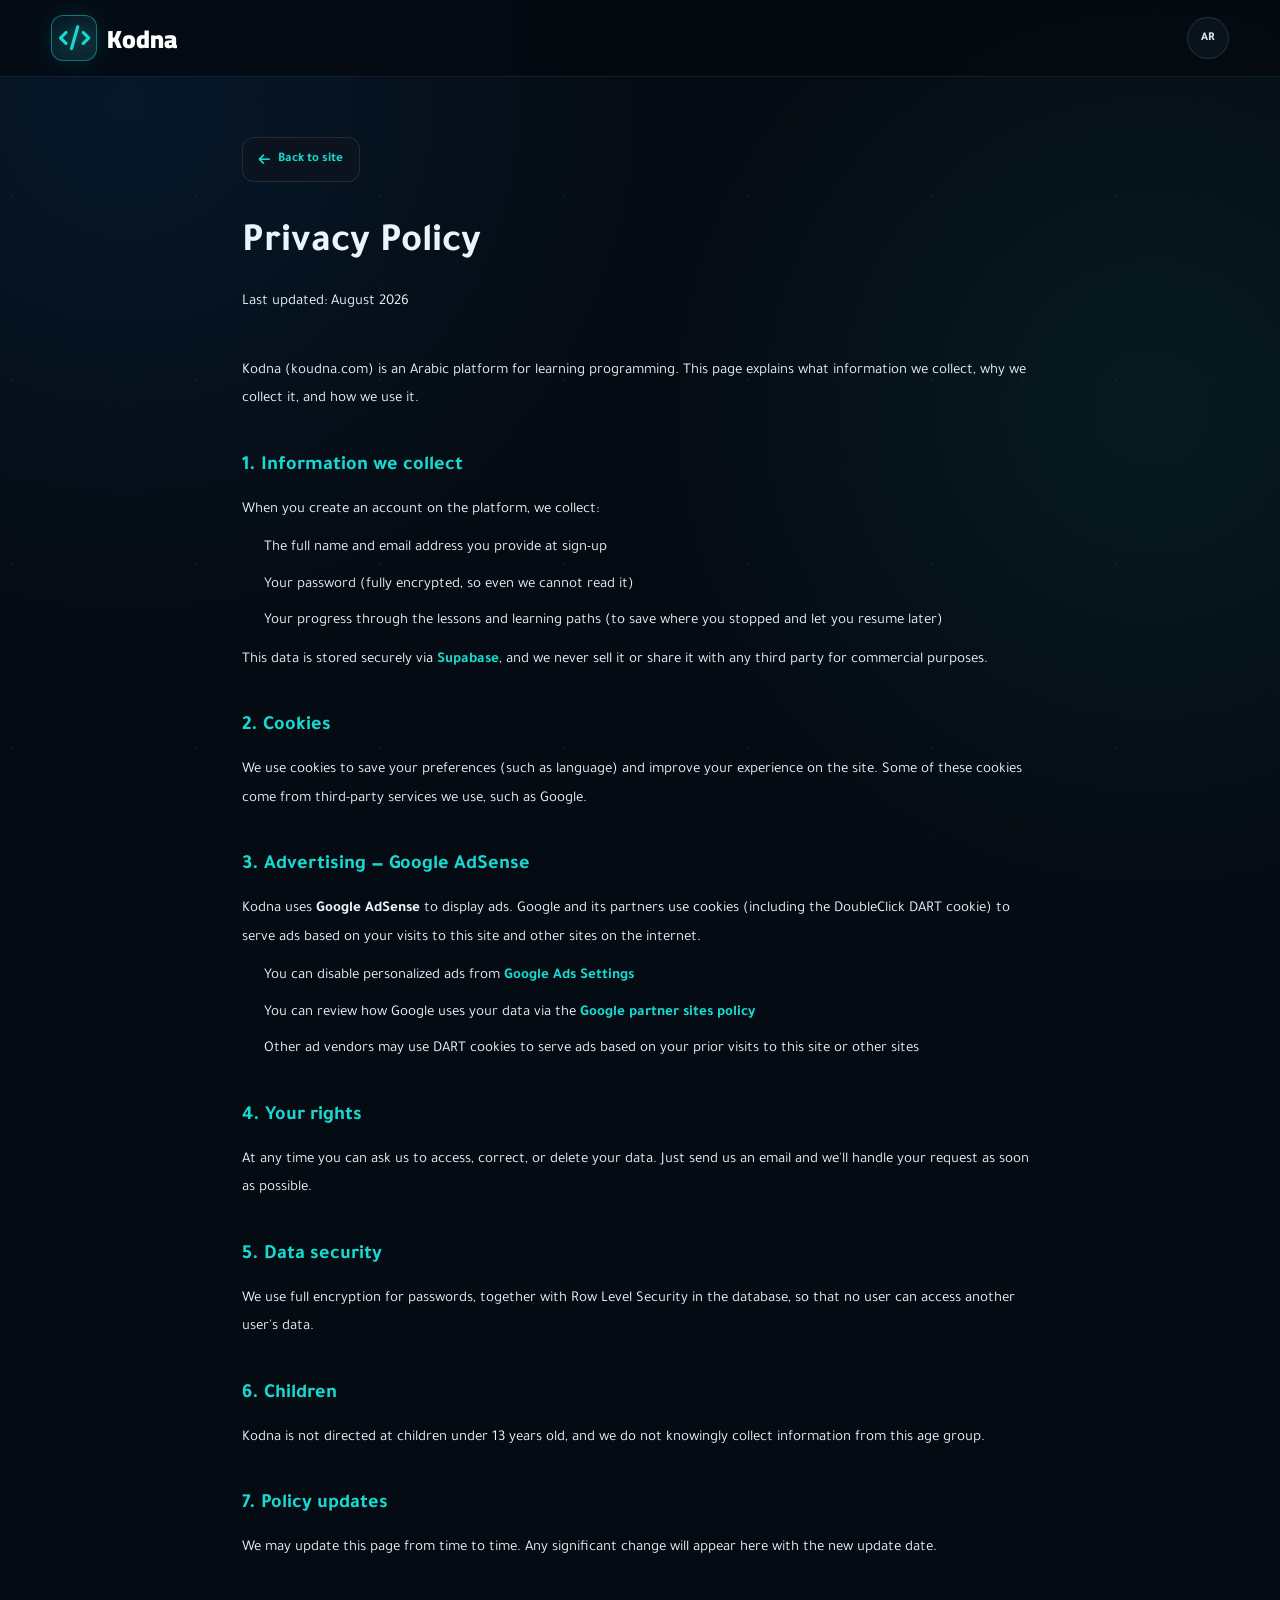
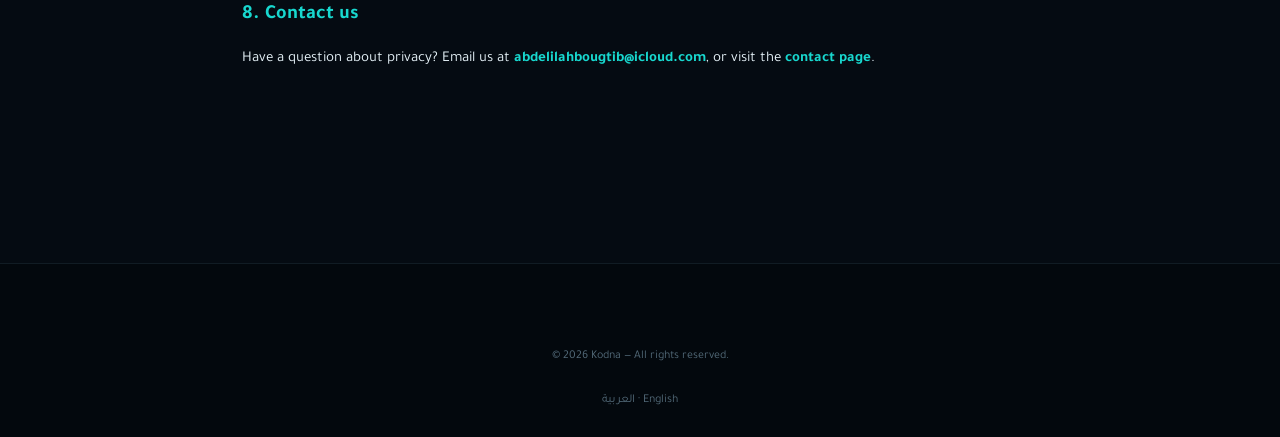
<file: en/privacy.html>
<!DOCTYPE html>
<html lang="en" dir="ltr">
<head>
    <meta charset="UTF-8">
    <meta name="viewport" content="width=device-width, initial-scale=1.0, viewport-fit=cover">
    <meta name="description" content="Kodna privacy policy — how we handle your data, cookies, and advertising.">
    <meta name="theme-color" content="#06b6d4">
    <link rel="canonical" href="https://koudna.com/en/privacy.html">
    <link rel="alternate" hreflang="ar" href="https://koudna.com/privacy.html">
    <link rel="alternate" hreflang="en" href="https://koudna.com/en/privacy.html">
    <link rel="alternate" hreflang="x-default" href="https://koudna.com/privacy.html">

    <link rel="icon" href="/favicon.ico" sizes="any">
    <link rel="icon" type="image/svg+xml" href="/favicon.svg">
    <link rel="icon" type="image/png" sizes="96x96" href="/favicon-96x96.png">
    <link rel="apple-touch-icon" href="/apple-touch-icon.png">
    <link rel="manifest" href="/site.webmanifest">

    <title data-i18n="privacyDocTitle">Privacy Policy | Kodna</title>

    <script>
        (function () {
            try {
                var inEn = /^\/en(\/|$)/.test(location.pathname);
                var stored = localStorage.getItem("kodna-lang");
                var l = inEn ? "en" : ((stored === "en" || stored === "ar") ? stored : "ar");
                if (inEn) { try { localStorage.setItem("kodna-lang", "en"); } catch (e) {} }
                document.documentElement.lang = l;
                document.documentElement.dir = l === "ar" ? "rtl" : "ltr";
            } catch (e) {}
        })();
    </script>

    <link rel="preconnect" href="https://fonts.googleapis.com">
    <link rel="preconnect" href="https://fonts.gstatic.com" crossorigin>
    <link href="https://fonts.googleapis.com/css2?family=Cairo:wght@400;500;600;700;800;900&family=Tajawal:wght@400;500;700;800&display=swap" rel="stylesheet">
    <link rel="stylesheet" href="https://cdnjs.cloudflare.com/ajax/libs/font-awesome/6.5.2/css/all.min.css">
    <link rel="stylesheet" href="/css/style.css">

    <style>
        .legal-wrap { max-width: 840px; margin: 0 auto; padding: 60px 22px 100px; }
        .legal-wrap h1 { font-size: clamp(28px, 5vw, 40px); margin-bottom: 8px; }
        .legal-updated { color: var(--text-light); font-size: 13px; margin-bottom: 40px; }
        .legal-wrap h2 { font-size: 20px; margin: 34px 0 12px; color: var(--primary); }
        .legal-wrap p, .legal-wrap li { color: var(--text); line-height: 1.9; font-size: 15px; }
        .legal-wrap ul { padding-inline-start: 22px; margin: 10px 0; display: flex; flex-direction: column; gap: 8px; }
        .legal-wrap a { color: var(--primary); font-weight: 700; }
        .legal-back { display: inline-flex; align-items: center; gap: 8px; margin-bottom: 26px; padding: 10px 16px; border-radius: 12px; background: var(--card); border: 1px solid var(--border); color: var(--text); font-weight: 700; font-size: 13px; }
        .legal-back:hover { color: var(--primary); border-color: var(--primary); }
        [dir="ltr"] .legal-back i { transform: scaleX(-1); }
    </style>
</head>
<body>

<header>
    <div class="container">
        <nav>
            <a href="/" class="logo" id="contactLogoLink">
                <span class="logo-icon"><i class="fa-solid fa-code"></i></span>
                <span data-i18n="logoText">كودنا</span>
            </a>
            <div class="header-actions">
                <button class="icon-btn" id="langToggle" aria-label="تغيير اللغة" title="EN / AR">
                    <span style="font-weight: 800; font-size: 12px;">EN</span>
                </button>
            </div>
        </nav>
    </div>
</header>

<main class="legal-wrap">
    <a href="/" class="legal-back" id="legalBackLink"><i class="fa-solid fa-arrow-right"></i> <span data-i18n="backToSite">رجوع للموقع</span></a>

    <h1 data-i18n="privacyH1">سياسة الخصوصية</h1>
    <p class="legal-updated" data-i18n="privacyUpdated">آخر تحديث: أغسطس 2026</p>

    <p data-i18n="privacyIntro">كودنا (koudna.com) منصة عربية لتعلم البرمجة. توضح هذه الصفحة نوع المعلومات التي نجمعها، وسبب جمعها، وكيفية استخدامها.</p>

    <h2 data-i18n="privacyH2_1">1. المعلومات التي نجمعها</h2>
    <p data-i18n="privacyP1">عند إنشاء حساب في المنصة، نقوم بجمع:</p>
    <ul>
        <li data-i18n="privacyLi1a">الاسم الكامل والبريد الإلكتروني اللذين تقدّمهما عند التسجيل</li>
        <li data-i18n="privacyLi1b">كلمة المرور (مشفّرة بالكامل، بحيث لا نستطيع نحن أنفسنا الاطلاع عليها)</li>
        <li data-i18n="privacyLi1c">تقدّمك في الدروس والمسارات التعليمية (لحفظ نقطة توقفك ومتابعتها لاحقاً)</li>
    </ul>
    <p data-i18n="privacyP1b">يتم تخزين هذه البيانات بأمان عبر <a href="https://supabase.com" target="_blank" rel="noopener">Supabase</a>، ولا نقوم ببيعها أو مشاركتها مع أي طرف ثالث لأغراض تجارية.</p>

    <h2 data-i18n="privacyH2_2">2. ملفات الـ Cookies</h2>
    <p data-i18n="privacyP2">نستخدم ملفات الـ Cookies لحفظ تفضيلاتك (مثل اللغة) وتحسين تجربتك على الموقع. بعض هذه الملفات تأتي من خدمات طرف ثالث نستخدمها، مثل Google.</p>

    <h2 data-i18n="privacyH2_3">3. الإعلانات — Google AdSense</h2>
    <p data-i18n="privacyP3">تستخدم كودنا خدمة <strong>Google AdSense</strong> لعرض الإعلانات. تستخدم Google وشركاؤها ملفات Cookies (بما في ذلك ملف DoubleClick DART) لعرض إعلانات مبنية على زياراتك لهذا الموقع ومواقع أخرى على الإنترنت.</p>
    <ul>
        <li data-i18n="privacyLi3a">يمكنك تعطيل الإعلانات المخصصة (Personalized ads) من <a href="https://adssettings.google.com" target="_blank" rel="noopener">إعدادات إعلانات Google</a></li>
        <li data-i18n="privacyLi3b">يمكنك الاطلاع على كيفية استخدام Google لبياناتك عبر <a href="https://policies.google.com/technologies/partner-sites" target="_blank" rel="noopener">سياسة Google للشركاء</a></li>
        <li data-i18n="privacyLi3c">قد يستخدم موردون آخرون للإعلانات ملفات DART لعرض إعلانات مبنية على زياراتك السابقة لهذا الموقع أو مواقع أخرى</li>
    </ul>

    <h2 data-i18n="privacyH2_4">4. حقوقك</h2>
    <p data-i18n="privacyP4">يمكنك في أي وقت أن تطلب منا الاطلاع على بياناتك، أو تعديلها، أو حذفها. يكفي أن ترسل لنا رسالة بريد إلكتروني وسنتعامل مع طلبك في أقرب وقت ممكن.</p>

    <h2 data-i18n="privacyH2_5">5. أمان البيانات</h2>
    <p data-i18n="privacyP5">نستخدم تشفيراً كاملاً لكلمات المرور، إلى جانب الحماية على مستوى الصفوف (Row Level Security) في قاعدة البيانات، بحيث لا يستطيع أي مستخدم الاطلاع على بيانات مستخدم آخر.</p>

    <h2 data-i18n="privacyH2_6">6. الأطفال</h2>
    <p data-i18n="privacyP6">منصة كودنا غير موجهة للأطفال دون سن 13 عاماً، ولا نقوم عن قصد بجمع معلومات من هذه الفئة العمرية.</p>

    <h2 data-i18n="privacyH2_7">7. تحديثات السياسة</h2>
    <p data-i18n="privacyP7">قد نقوم بتعديل هذه الصفحة من وقت لآخر. سيظهر أي تغيير مهم هنا مع تاريخ التحديث الجديد.</p>

    <h2 data-i18n="privacyH2_8">8. تواصل معنا</h2>
    <p data-i18n="privacyP8">لديك سؤال حول الخصوصية؟ راسلنا على <a href="mailto:abdelilahbougtib@icloud.com">abdelilahbougtib@icloud.com</a>، أو قم بزيارة <a href="/contact.html">صفحة تواصل معنا</a>.</p>
</main>

<footer>
    <div class="container">
        <div class="copyright" data-i18n="copyright">© 2026 كودنا — جميع الحقوق محفوظة.</div>
        <div class="copyright"><a href="/privacy.html">العربية</a> · <a href="/en/privacy.html">English</a></div>
    </div>
</footer>

<script type="module" src="/js/legal-page.js"></script>
</body>
</html>
</file>
<file: css/style.css>
:root {
            --primary: #06b6d4;
            --primary-dark: #0891b2;
            --secondary: #2563eb;
            --dark: #0f172a;
            --dark-2: #1e293b;
            --text: #172033;
            --text-light: #64748b;
            --bg: #f7fbff;
            --card: #ffffff;
            --border: #e2e8f0;
            --success: #10b981;
            --warning: #f59e0b;
            --danger: #ef4444;
            --radius: 20px;
            --shadow: 0 15px 45px rgba(15, 23, 42, 0.08);
            --shadow-hover: 0 25px 60px rgba(6, 182, 212, 0.18);
            --heading: "Cairo", sans-serif;
            --body: "Tajawal", sans-serif;
            --transition: .3s ease;
        }

        body.dark {
            --text: #e2e8f0;
            --text-light: #94a3b8;
            --bg: #07111f;
            --card: #0f1c2e;
            --border: #243449;
            --dark: #f8fafc;
            --dark-2: #cbd5e1;
            --shadow: 0 15px 45px rgba(0, 0, 0, 0.25);
            --shadow-hover: 0 25px 60px rgba(6, 182, 212, 0.12);
        }

        * {
            margin: 0;
            padding: 0;
            box-sizing: border-box;
        }

        html {
            scroll-behavior: smooth;
            scroll-padding-top: 90px;
        }

        body {
            font-family: var(--body);
            background: var(--bg);
            color: var(--text);
            line-height: 1.8;
            overflow-x: hidden;
            transition: background .3s ease, color .3s ease;
        }

        body.menu-open {
            overflow: hidden;
        }

        a {
            text-decoration: none;
            color: inherit;
        }

        button, input {
            font-family: inherit;
        }

        button {
            border: none;
            cursor: pointer;
        }

        ul {
            list-style: none;
        }

        img {
            max-width: 100%;
            display: block;
        }

        .container {
            width: min(1180px, 92%);
            margin: auto;
        }

        .scroll-progress {
            position: fixed;
            top: 0;
            right: 0;
            height: 3px;
            width: 0;
            background: linear-gradient(90deg, var(--primary), var(--secondary));
            z-index: 9999;
        }

        header {
            position: sticky;
            top: 0;
            z-index: 2000;
            background: rgba(255,255,255,.85);
            border-bottom: 1px solid rgba(226,232,240,.7);
            backdrop-filter: blur(18px);
            transition: var(--transition);
        }

        body.dark header {
            background: rgba(7,17,31,.88);
            border-color: rgba(36,52,73,.7);
        }

        nav {
            height: 76px;
            display: flex;
            align-items: center;
            justify-content: space-between;
            gap: 30px;
        }

        .logo {
            display: flex;
            align-items: center;
            gap: 10px;
            font-family: var(--heading);
            font-size: 27px;
            font-weight: 900;
            color: var(--dark);
            white-space: nowrap;
        }

        .logo-icon {
            width: 43px;
            height: 43px;
            display: grid;
            place-items: center;
            color: white;
            border-radius: 13px;
            background: linear-gradient(135deg, var(--primary), var(--secondary));
            box-shadow: 0 8px 20px rgba(6,182,212,.25);
        }

        .nav-links {
            display: flex;
            align-items: center;
            gap: 27px;
        }

        .nav-links a {
            font-family: var(--heading);
            font-size: 14px;
            font-weight: 700;
            color: var(--text);
            position: relative;
        }

        .nav-links a:not(.login-btn)::after {
            content: "";
            position: absolute;
            right: 0;
            bottom: -8px;
            width: 0;
            height: 2px;
            background: var(--primary);
            transition: var(--transition);
        }

        .nav-links a:hover {
            color: var(--primary);
        }

        .nav-links a:hover::after {
            width: 100%;
        }

        .header-actions {
            display: flex;
            align-items: center;
            gap: 10px;
        }

        .icon-btn {
            width: 42px;
            height: 42px;
            display: grid;
            place-items: center;
            border-radius: 50%;
            background: var(--bg);
            color: var(--text);
            border: 1px solid var(--border);
            transition: var(--transition);
        }

        .icon-btn:hover {
            color: white;
            background: var(--primary);
            border-color: var(--primary);
            transform: rotate(8deg);
        }

        .login-btn {
            padding: 10px 22px;
            color: white !important;
            border-radius: 999px;
            background: linear-gradient(135deg, var(--primary), var(--secondary));
            box-shadow: 0 8px 22px rgba(6,182,212,.25);
        }

        .login-btn:hover {
            transform: translateY(-2px);
        }

        .menu-btn {
            display: none;
        }

        .mobile-menu {
            position: fixed;
            top: 76px;
            right: -100%;
            width: min(330px, 90%);
            height: calc(100vh - 76px);
            background: var(--card);
            padding: 35px 25px;
            box-shadow: -15px 0 50px rgba(0,0,0,.12);
            transition: .4s ease;
            z-index: 1500;
        }

        .mobile-menu.active {
            right: 0;
        }

        body[dir="ltr"] .mobile-menu {
            right: auto;
            left: -100%;
            box-shadow: 15px 0 50px rgba(0,0,0,.12);
        }

        body[dir="ltr"] .mobile-menu.active {
            left: 0;
        }

        .mobile-menu ul {
            display: flex;
            flex-direction: column;
            gap: 8px;
        }

        .mobile-menu a {
            display: block;
            padding: 14px 16px;
            border-radius: 12px;
            font-family: var(--heading);
            font-weight: 700;
            color: var(--text);
        }

        .mobile-menu a:hover {
            background: var(--bg);
            color: var(--primary);
        }

        .hero {
            position: relative;
            overflow: hidden;
            padding: 110px 0 130px;
            color: white;
            background: radial-gradient(circle at 15% 20%, rgba(6,182,212,.28), transparent 28%),
                        radial-gradient(circle at 85% 70%, rgba(37,99,235,.3), transparent 30%),
                        linear-gradient(135deg, #07152e, #0b2b57 55%, #075985);
        }

        .hero::before, .hero::after {
            content: "";
            position: absolute;
            border-radius: 50%;
            border: 1px solid rgba(255,255,255,.1);
        }

        .hero::before {
            width: 450px;
            height: 450px;
            left: -200px;
            top: -200px;
        }

        .hero::after {
            width: 550px;
            height: 550px;
            right: -250px;
            bottom: -350px;
        }

        .hero-content {
            position: relative;
            z-index: 2;
            text-align: center;
            max-width: 850px;
            margin: auto;
        }

        .hero-badge {
            display: inline-flex;
            align-items: center;
            gap: 8px;
            padding: 7px 15px;
            margin-bottom: 25px;
            border: 1px solid rgba(255,255,255,.15);
            background: rgba(255,255,255,.08);
            border-radius: 999px;
            font-family: var(--heading);
            font-size: 13px;
            font-weight: 700;
            backdrop-filter: blur(10px);
        }

        .hero-badge i {
            color: #67e8f9;
        }

        .hero h1 {
            font-family: var(--heading);
            font-size: clamp(35px, 5vw, 62px);
            line-height: 1.3;
            font-weight: 900;
            margin-bottom: 23px;
        }

        .hero h1 span {
            color: #67e8f9;
        }

        .hero-description {
            max-width: 720px;
            margin: auto auto 32px;
            color: rgba(255,255,255,.78);
            font-size: 18px;
        }

        .hero-buttons {
            display: flex;
            justify-content: center;
            gap: 14px;
            flex-wrap: wrap;
        }

        .btn {
            display: inline-flex;
            align-items: center;
            justify-content: center;
            gap: 9px;
            padding: 13px 26px;
            border-radius: 999px;
            font-family: var(--heading);
            font-weight: 800;
            transition: var(--transition);
        }

        .btn-primary {
            color: #063047;
            background: #67e8f9;
            box-shadow: 0 10px 30px rgba(103,232,249,.18);
        }

        .btn-primary:hover {
            transform: translateY(-4px);
            background: white;
        }

        .btn-outline {
            color: white;
            border: 1px solid rgba(255,255,255,.25);
            background: rgba(255,255,255,.06);
        }

        .btn-outline:hover {
            background: white;
            color: var(--dark);
            transform: translateY(-4px);
        }

        .hero-stats {
            display: grid;
            grid-template-columns: repeat(3, 1fr);
            max-width: 650px;
            margin: 55px auto 0;
            border-top: 1px solid rgba(255,255,255,.12);
            padding-top: 30px;
        }

        .hero-stat {
            text-align: center;
            position: relative;
        }

        .hero-stat:not(:last-child)::after {
            content: "";
            position: absolute;
            left: 0;
            top: 10%;
            width: 1px;
            height: 80%;
            background: rgba(255,255,255,.12);
        }

        .hero-stat strong {
            display: block;
            font-family: var(--heading);
            font-size: 27px;
            font-weight: 900;
        }

        .hero-stat span {
            font-size: 13px;
            color: rgba(255,255,255,.6);
        }

        .section {
            padding: 90px 0;
        }

        .section-header {
            text-align: center;
            max-width: 700px;
            margin: 0 auto 45px;
        }

        .section-label {
            display: inline-block;
            color: var(--primary);
            font-family: var(--heading);
            font-size: 13px;
            font-weight: 800;
            margin-bottom: 7px;
        }

        .section-title {
            font-family: var(--heading);
            font-size: clamp(27px, 4vw, 38px);
            font-weight: 900;
            color: var(--dark);
            margin-bottom: 10px;
        }

        .section-description {
            color: var(--text-light);
        }

        .courses-toolbar {
            display: flex;
            align-items: center;
            justify-content: space-between;
            gap: 20px;
            margin-bottom: 30px;
        }

        .search-box {
            position: relative;
            flex: 1;
            max-width: 470px;
        }

        .search-box i {
            position: absolute;
            right: 17px;
            top: 50%;
            transform: translateY(-50%);
            color: var(--text-light);
        }

        body[dir="ltr"] .search-box i {
            right: auto;
            left: 17px;
        }

        .search-box input {
            width: 100%;
            padding: 14px 45px 14px 18px;
            border-radius: 14px;
            border: 1px solid var(--border);
            outline: none;
            background: var(--card);
            color: var(--text);
            transition: var(--transition);
        }

        body[dir="ltr"] .search-box input {
            padding: 14px 18px 14px 45px;
        }

        .search-box input:focus {
            border-color: var(--primary);
            box-shadow: 0 0 0 4px rgba(6,182,212,.08);
        }

        .filters {
            display: flex;
            gap: 8px;
            flex-wrap: wrap;
        }

        .filter-btn {
            padding: 9px 15px;
            border-radius: 999px;
            border: 1px solid var(--border);
            background: var(--card);
            color: var(--text-light);
            font-weight: 700;
            font-size: 13px;
            transition: var(--transition);
        }

        .filter-btn:hover, .filter-btn.active {
            color: white;
            background: var(--primary);
            border-color: var(--primary);
        }

        .courses-grid {
            display: grid;
            grid-template-columns: repeat(auto-fit, minmax(280px, 1fr));
            gap: 24px;
        }

        .course-card {
            position: relative;
            overflow: hidden;
            display: flex;
            flex-direction: column;
            background: var(--card);
            border: 1px solid var(--border);
            border-radius: var(--radius);
            padding: 25px;
            box-shadow: var(--shadow);
            transition: var(--transition);
        }

        .course-card:hover {
            transform: translateY(-8px);
            box-shadow: var(--shadow-hover);
            border-color: rgba(6,182,212,.3);
        }

        /* Courses still being written */
        .course-card.is-coming-soon {
            opacity: .62;
        }

        .course-card.is-coming-soon:hover {
            transform: none;
            box-shadow: var(--shadow);
            border-color: var(--border);
        }

        .coming-soon-badge {
            position: absolute;
            top: 16px;
            inset-inline-end: 16px;
            padding: 6px 13px;
            border-radius: 999px;
            background: linear-gradient(135deg, #f59e0b, #f97316);
            color: #fff;
            font-family: var(--heading);
            font-weight: 800;
            font-size: 11px;
            letter-spacing: .3px;
            box-shadow: 0 6px 16px rgba(245, 158, 11, .35);
            z-index: 3;
        }

        .course-card.hidden {
            display: none;
        }

        .course-top {
            display: flex;
            align-items: center;
            justify-content: space-between;
            margin-bottom: 25px;
        }

        .course-icon {
            width: 62px;
            height: 62px;
            display: grid;
            place-items: center;
            border-radius: 17px;
            font-size: 30px;
        }

        .course-icon.python { background: #e8f3ff; color: #3776ab; }
        .course-icon.linux { background: #fff8dc; color: #d49b00; }
        .course-icon.data { background: #e5fbff; color: #0891b2; }
        .course-icon.web { background: #fff0eb; color: #e34f26; }
        .course-icon.computer { background: #f4e9ff; color: #7c3aed; }
        .course-icon.javascript { background: #fffbd8; color: #b49500; }

        body.dark .course-icon.python { background: rgba(55,118,171,.15); }
        body.dark .course-icon.linux { background: rgba(212,155,0,.12); }
        body.dark .course-icon.data { background: rgba(8,145,178,.12); }
        body.dark .course-icon.web { background: rgba(227,79,38,.12); }
        body.dark .course-icon.computer { background: rgba(124,58,237,.12); }
        body.dark .course-icon.javascript { background: rgba(180,149,0,.12); }

        .level {
            padding: 5px 10px;
            border-radius: 999px;
            font-size: 11px;
            font-family: var(--heading);
            font-weight: 800;
        }

        .beginner { color: #047857; background: #d1fae5; }
        .intermediate { color: #b45309; background: #fef3c7; }
        .advanced { color: #b91c1c; background: #fee2e2; }

        .course-card h3 {
            font-family: var(--heading);
            font-size: 20px;
            color: var(--dark);
            margin-bottom: 8px;
        }

        .course-card p {
            color: var(--text-light);
            font-size: 14px;
            margin-bottom: 20px;
        }

        .course-meta {
            display: flex;
            gap: 17px;
            margin-bottom: 20px;
            color: var(--text-light);
            font-size: 12px;
        }

        .course-meta span {
            display: flex;
            align-items: center;
            gap: 5px;
        }

        .progress-wrapper {
            margin-bottom: 20px;
        }

        .progress-info {
            display: flex;
            justify-content: space-between;
            font-size: 11px;
            color: var(--text-light);
            margin-bottom: 6px;
        }

        .progress {
            width: 100%;
            height: 6px;
            overflow: hidden;
            border-radius: 999px;
            background: var(--border);
        }

        .progress span {
            display: block;
            height: 100%;
            border-radius: inherit;
            background: linear-gradient(90deg, var(--primary), var(--secondary));
            transition: width 0.4s ease;
        }

        .course-footer {
            margin-top: auto;
            padding-top: 15px;
            border-top: 1px solid var(--border);
            display: flex;
            justify-content: space-between;
            align-items: center;
        }

        .course-link {
            display: inline-flex;
            align-items: center;
            gap: 7px;
            color: var(--primary);
            font-family: var(--heading);
            font-weight: 800;
            font-size: 13px;
            background: transparent;
        }

        .course-link:hover {
            gap: 12px;
        }

        .course-rating {
            font-size: 12px;
            color: #f59e0b;
        }

        /* Modal Styles */
        .modal-overlay {
            position: fixed;
            top: 0;
            left: 0;
            width: 100%;
            height: 100%;
            background: rgba(15, 23, 42, 0.6);
            backdrop-filter: blur(5px);
            display: grid;
            place-items: center;
            z-index: 9999;
            opacity: 0;
            visibility: hidden;
            transition: .3s ease;
            padding: 20px;
        }

        .modal-overlay.active {
            opacity: 1;
            visibility: visible;
        }

        .modal-box {
            background: var(--card);
            border: 1px solid var(--border);
            width: min(550px, 90%);
            border-radius: var(--radius);
            padding: 30px;
            box-shadow: 0 25px 60px rgba(0,0,0,.2);
            transform: translateY(20px);
            transition: .3s ease;
            max-height: 90vh;
            overflow-y: auto;
        }

        .modal-overlay.active .modal-box {
            transform: translateY(0);
        }

        .modal-header {
            display: flex;
            justify-content: space-between;
            align-items: center;
            margin-bottom: 20px;
        }

        .modal-header h3 {
            font-family: var(--heading);
            font-size: 22px;
            color: var(--dark);
        }

        .close-modal {
            background: var(--bg);
            border: 1px solid var(--border);
            width: 35px;
            height: 35px;
            border-radius: 50%;
            display: grid;
            place-items: center;
            color: var(--text);
            cursor: pointer;
            transition: var(--transition);
            flex-shrink: 0;
        }

        .close-modal:hover {
            background: var(--danger);
            color: white;
            border-color: var(--danger);
        }

        .modal-body p {
            color: var(--text-light);
            font-size: 14px;
            margin-bottom: 20px;
        }

        .modal-lessons-list {
            display: grid;
            gap: 10px;
            margin-bottom: 25px;
            max-height: 260px;
            overflow-y: auto;
        }

        .modal-lesson-item {
            display: flex;
            justify-content: space-between;
            align-items: center;
            padding: 10px 14px;
            background: var(--bg);
            border-radius: 10px;
            font-size: 13px;
            font-weight: 700;
            gap: 10px;
        }

        .modal-lesson-item.locked {
            opacity: .6;
        }

        .modal-lesson-item.done {
            color: var(--success);
        }

        /* Auth Forms */
        .auth-tabs {
            display: flex;
            gap: 6px;
            padding: 5px;
            background: var(--bg);
            border-radius: 12px;
            margin-bottom: 22px;
        }

        .auth-tab {
            flex: 1;
            padding: 10px;
            border-radius: 9px;
            font-family: var(--heading);
            font-weight: 800;
            font-size: 13px;
            color: var(--text-light);
            background: transparent;
            transition: var(--transition);
        }

        .auth-tab.active {
            color: white;
            background: linear-gradient(135deg, var(--primary), var(--secondary));
        }

        .auth-form {
            display: none;
            flex-direction: column;
            gap: 14px;
        }

        .auth-form.active {
            display: flex;
        }

        .form-field {
            display: flex;
            flex-direction: column;
            gap: 6px;
        }

        .form-field label {
            font-size: 12px;
            font-weight: 700;
            color: var(--text-light);
        }

        .form-field input {
            padding: 12px 14px;
            border-radius: 12px;
            border: 1px solid var(--border);
            background: var(--bg);
            color: var(--text);
            outline: none;
            font-size: 14px;
            transition: var(--transition);
        }

        .form-field input:focus {
            border-color: var(--primary);
            box-shadow: 0 0 0 4px rgba(6,182,212,.08);
        }

        .form-error {
            display: none;
            align-items: center;
            gap: 7px;
            padding: 10px 12px;
            border-radius: 10px;
            background: rgba(239,68,68,.1);
            color: var(--danger);
            font-size: 12px;
            font-weight: 700;
        }

        .form-error.show {
            display: flex;
        }

        .form-note {
            font-size: 11px;
            color: var(--text-light);
            text-align: center;
        }

        .form-link-btn {
            display: block;
            width: 100%;
            text-align: center;
            font-size: 12.5px;
            font-weight: 700;
            color: var(--primary);
            background: transparent;
            border: none;
            padding: 4px;
            margin-top: -6px;
        }

        .form-link-btn:hover {
            text-decoration: underline;
        }

        .auth-divider {
            display: flex;
            align-items: center;
            gap: 12px;
            color: var(--text-light);
            font-size: 12px;
            font-weight: 700;
            margin: 2px 0;
        }

        .auth-divider::before,
        .auth-divider::after {
            content: "";
            flex: 1;
            height: 1px;
            background: var(--border);
        }

        .btn-google {
            display: flex;
            align-items: center;
            justify-content: center;
            gap: 10px;
            width: 100%;
            padding: 13px 18px;
            border-radius: 14px;
            border: 1px solid var(--border);
            background: var(--card);
            color: var(--text);
            font-family: var(--heading);
            font-weight: 800;
            font-size: 14px;
            transition: var(--transition);
        }

        .btn-google:hover {
            border-color: var(--primary);
            box-shadow: var(--shadow);
            transform: translateY(-1px);
        }

        .btn-google svg {
            flex-shrink: 0;
        }

        /* Account panel */
        .account-header {
            display: flex;
            align-items: center;
            gap: 14px;
            padding-bottom: 20px;
            margin-bottom: 20px;
            border-bottom: 1px solid var(--border);
        }

        .account-avatar {
            width: 55px;
            height: 55px;
            flex-shrink: 0;
            display: grid;
            place-items: center;
            border-radius: 50%;
            font-family: var(--heading);
            font-weight: 900;
            font-size: 20px;
            color: white;
            background: linear-gradient(135deg, var(--primary), var(--secondary));
        }

        .account-name {
            font-family: var(--heading);
            font-weight: 800;
            font-size: 17px;
            color: var(--dark);
        }

        .account-email {
            font-size: 12px;
            color: var(--text-light);
        }

        .account-stats {
            display: grid;
            grid-template-columns: repeat(3, 1fr);
            gap: 10px;
            margin-bottom: 22px;
        }

        .account-stat {
            text-align: center;
            padding: 14px 8px;
            border-radius: 14px;
            background: var(--bg);
            border: 1px solid var(--border);
        }

        .account-stat strong {
            display: block;
            font-family: var(--heading);
            font-size: 20px;
            color: var(--primary);
        }

        .account-stat span {
            font-size: 11px;
            color: var(--text-light);
        }

        .account-courses-title {
            font-family: var(--heading);
            font-weight: 800;
            font-size: 13px;
            color: var(--text-light);
            margin-bottom: 10px;
        }

        .account-course-item {
            display: flex;
            align-items: center;
            gap: 12px;
            padding: 12px;
            border-radius: 12px;
            background: var(--bg);
            border: 1px solid var(--border);
            margin-bottom: 10px;
            cursor: pointer;
            transition: var(--transition);
        }

        .account-course-item:hover {
            border-color: var(--primary);
        }

        .account-course-icon {
            width: 40px;
            height: 40px;
            flex-shrink: 0;
            display: grid;
            place-items: center;
            border-radius: 11px;
            font-size: 17px;
        }

        .account-course-info {
            flex: 1;
            min-width: 0;
        }

        .account-course-info strong {
            display: block;
            font-size: 13px;
            font-family: var(--heading);
            color: var(--dark);
            margin-bottom: 5px;
        }

        .account-empty {
            text-align: center;
            padding: 25px 10px;
            color: var(--text-light);
            font-size: 13px;
        }

        .logout-btn {
            width: 100%;
            padding: 12px;
            border-radius: 12px;
            background: rgba(239,68,68,.1);
            color: var(--danger);
            font-family: var(--heading);
            font-weight: 800;
            font-size: 13px;
            margin-top: 18px;
            transition: var(--transition);
        }

        .logout-btn:hover {
            background: var(--danger);
            color: white;
        }


        /* Course Page - full screen navigation */
        .course-page-overlay {
            position: fixed;
            inset: 0;
            z-index: 9997;
            display: none;
            overflow-y: auto;
            background:
                radial-gradient(circle at 12% 8%, rgba(6,182,212,.10), transparent 28%),
                radial-gradient(circle at 88% 14%, rgba(37,99,235,.10), transparent 28%),
                var(--bg);
        }
        .course-page-overlay.active { display: block; }
        .course-page-shell { max-width: 1180px; margin: 0 auto; padding: 22px 22px 70px; }
        .course-page-topbar { display:flex; align-items:center; justify-content:space-between; gap:15px; margin-bottom:22px; }
        .course-page-back { display:inline-flex; align-items:center; gap:9px; padding:11px 16px; border-radius:14px; background:var(--card); color:var(--text); border:1px solid var(--border); font-family:var(--heading); font-weight:800; box-shadow:var(--shadow); }
        .course-page-back:hover { color:var(--primary); border-color:var(--primary); transform:translateY(-2px); }
        .course-page-brand { color:var(--text-light); font-size:12px; font-weight:700; }
        .course-hero { position:relative; overflow:hidden; display:grid; grid-template-columns:auto 1fr auto; align-items:center; gap:24px; padding:30px; border:1px solid var(--border); border-radius:28px; background:linear-gradient(135deg,var(--card),rgba(6,182,212,.06)); box-shadow:var(--shadow); margin-bottom:28px; }
        .course-hero::after { content:""; position:absolute; width:220px; height:220px; border-radius:50%; background:rgba(6,182,212,.08); inset-inline-end:-80px; top:-80px; }
        .course-hero-icon { position:relative; z-index:1; width:92px; height:92px; border-radius:24px; display:grid; place-items:center; background:var(--card); border:1px solid var(--border); box-shadow:0 14px 35px rgba(15,23,42,.12); overflow:hidden; }
        .course-hero-icon i { font-size:48px; }
        .course-hero-icon img { width:66px; height:66px; object-fit:contain; }
        .course-hero-copy { position:relative; z-index:1; }
        .course-hero-kicker { display:inline-flex; align-items:center; gap:7px; color:var(--primary); font-size:12px; font-weight:900; margin-bottom:5px; }
        .course-hero h1 { font-family:var(--heading); color:var(--dark); font-size:clamp(25px,4vw,38px); line-height:1.35; margin-bottom:7px; }
        .course-hero p { color:var(--text-light); max-width:720px; font-size:14px; }
        .course-hero-stats { position:relative; z-index:1; min-width:160px; padding:16px; border-radius:18px; background:rgba(255,255,255,.55); border:1px solid var(--border); text-align:center; }
        body.dark .course-hero-stats { background:rgba(15,28,46,.65); }
        .course-hero-stats strong { display:block; font-family:var(--heading); font-size:27px; color:var(--primary); }
        .course-hero-stats span { display:block; color:var(--text-light); font-size:12px; font-weight:700; }
        .course-progress-card { margin-top:14px; }
        .course-progress-row { display:flex; justify-content:space-between; gap:10px; color:var(--text-light); font-size:12px; font-weight:800; margin-bottom:7px; }
        .course-progress-track { height:8px; border-radius:99px; overflow:hidden; background:var(--border); }
        .course-progress-track span { display:block; height:100%; border-radius:inherit; background:linear-gradient(90deg,var(--primary),var(--secondary)); width:0; transition:width .35s ease; }
        .course-lessons-head { display:flex; align-items:end; justify-content:space-between; gap:15px; margin:28px 0 14px; }
        .course-lessons-head h2 { font-family:var(--heading); color:var(--dark); font-size:24px; }
.course-continue-btn { display:inline-flex; align-items:center; justify-content:center; gap:9px; min-height:44px; padding:11px 16px; border:1px solid rgba(24,216,207,.25); border-radius:14px; background:linear-gradient(135deg,rgba(24,216,207,.16),rgba(22,135,255,.13)); color:#eafcff; font-family:var(--heading); font-weight:900; cursor:pointer; transition:var(--transition); box-shadow:0 10px 30px rgba(24,216,207,.08); }
.course-continue-btn:hover { transform:translateY(-2px); border-color:rgba(24,216,207,.55); box-shadow:0 14px 35px rgba(24,216,207,.14); }
.course-continue-btn:disabled { opacity:.5; cursor:not-allowed; transform:none; box-shadow:none; }
        .course-lessons-head p { color:var(--text-light); font-size:12px; }
        .course-lessons-grid { display:grid; grid-template-columns:repeat(2,minmax(0,1fr)); gap:12px; }
        .course-lesson-card { display:grid; grid-template-columns:auto 1fr auto; align-items:center; gap:13px; width:100%; padding:16px; text-align:inherit; border:1px solid var(--border); border-radius:17px; background:var(--card); color:var(--text); box-shadow:0 8px 25px rgba(15,23,42,.05); transition:var(--transition); }
        .course-lesson-card:hover:not(.locked) { transform:translateY(-3px); border-color:rgba(6,182,212,.45); box-shadow:var(--shadow); }
        .course-lesson-card.locked { opacity:.58; cursor:not-allowed; }
        .course-lesson-num { width:42px; height:42px; border-radius:13px; display:grid; place-items:center; background:var(--bg); border:1px solid var(--border); color:var(--text-light); font-family:var(--heading); font-weight:900; font-size:13px; }
        .course-lesson-card.done .course-lesson-num { color:white; background:var(--success); border-color:var(--success); }
        .course-lesson-card.active .course-lesson-num { color:white; background:linear-gradient(135deg,var(--primary),var(--secondary)); border-color:transparent; }
        .course-lesson-info strong { display:block; font-family:var(--heading); font-size:14px; margin-bottom:3px; color:var(--dark); }
        .course-lesson-info span { color:var(--text-light); font-size:11px; }
        .course-lesson-action { width:36px; height:36px; border-radius:11px; display:grid; place-items:center; background:var(--bg); color:var(--primary); }
        .course-lesson-card.done .course-lesson-action { color:var(--success); }
        .course-course-icons { display:flex; align-items:center; gap:7px; margin-top:11px; }
        .course-mini-icon { width:25px; height:25px; border-radius:8px; display:grid; place-items:center; background:var(--bg); border:1px solid var(--border); overflow:hidden; }
        .course-mini-icon img { width:18px; height:18px; object-fit:contain; }
        .course-mini-icon i { font-size:14px; }
        @media (max-width:850px) {
            .course-page-shell { padding:14px 14px 55px; }
            .course-hero { grid-template-columns:auto 1fr; padding:21px; }
            .course-hero-stats { grid-column:1/-1; width:100%; }
            .course-lessons-grid { grid-template-columns:1fr; }
        }
        @media (max-width:560px) {
            .course-hero { grid-template-columns:1fr; text-align:center; }
            .course-hero-icon { margin:0 auto; }
            .course-hero p { margin:0 auto; }
            .course-page-topbar { align-items:flex-start; }
            .course-page-brand { display:none; }
            .course-lessons-head { align-items:stretch; flex-direction:column; }
            .course-continue-btn { width:100%; }
        }

        /* Lesson Player */
        .lesson-overlay {
            position: fixed;
            inset: 0;
            z-index: 9998;
            background: var(--bg);
            display: none;
            grid-template-columns: 280px 1fr;
            overflow: hidden;
        }

        .lesson-overlay.active {
            display: grid !important;
            position: fixed !important;
            inset: 0 !important;
            width: 100vw;
            height: 100dvh;
            min-height: 100%;
            visibility: visible;
            opacity: 1;
        }

        /* The lesson player must completely replace the course page.
           This is especially important on iOS/mobile browsers. */
        body.lesson-open #coursePage {
            display: none !important;
            visibility: hidden !important;
            pointer-events: none !important;
        }

        body.lesson-open #lessonOverlay {
            display: grid !important;
            visibility: visible !important;
            opacity: 1 !important;
        }

        /* Keep the active lesson isolated from the page behind it. */
        body.lesson-open {
            overflow: hidden !important;
            overscroll-behavior: none;
        }

        @media (prefers-reduced-motion: reduce) {
            *, *::before, *::after {
                animation-duration: 0.01ms !important;
                animation-iteration-count: 1 !important;
                transition-duration: 0.01ms !important;
                scroll-behavior: auto !important;
            }
        }

        @media (max-width: 850px) {
            .lesson-overlay.active { grid-template-columns: 1fr; }
            .lesson-sidebar { display: none; }
            .lesson-sidebar.open { display: flex; position: fixed; inset: 0; z-index: 20; }
        }

        .lesson-sidebar {
            display: flex;
            flex-direction: column;
            background: var(--card);
            border-inline-end: 1px solid var(--border);
            padding: 20px;
            overflow-y: auto;
        }

        .lesson-sidebar-header {
            display: flex;
            align-items: center;
            justify-content: space-between;
            margin-bottom: 18px;
        }

        .lesson-back {
            display: flex;
            align-items: center;
            gap: 8px;
            font-family: var(--heading);
            font-weight: 800;
            font-size: 13px;
            color: var(--text-light);
            padding: 8px 10px;
            border-radius: 10px;
            background: var(--bg);
        }

        .lesson-back:hover {
            color: var(--primary);
        }

        .lesson-sidebar-course {
            display: flex;
            align-items: center;
            gap: 14px;
            margin-bottom: 20px;
        }

        .lesson-progress-ring {
            --ring-pct: 0deg;
            position: relative;
            width: 52px;
            height: 52px;
            flex-shrink: 0;
            border-radius: 50%;
            display: grid;
            place-items: center;
            background: conic-gradient(var(--primary) var(--ring-pct), var(--border) 0);
            transition: background 0.5s ease;
        }

        .lesson-progress-ring::before {
            content: "";
            position: absolute;
            inset: 5px;
            border-radius: 50%;
            background: var(--card);
        }

        .lesson-progress-ring span {
            position: relative;
            z-index: 1;
            font-family: var(--heading);
            font-weight: 800;
            font-size: 11px;
            color: var(--dark);
        }

        .lesson-sidebar-course-info {
            min-width: 0;
        }

        .lesson-sidebar h4 {
            font-family: var(--heading);
            font-size: 15px;
            color: var(--dark);
            margin-bottom: 3px;
            overflow: hidden;
            text-overflow: ellipsis;
            white-space: nowrap;
        }

        .lesson-sidebar-progress {
            font-size: 11.5px;
            color: var(--text-light);
        }

        .lesson-nav-item {
            display: flex;
            align-items: center;
            gap: 10px;
            padding: 11px 12px;
            border-radius: 12px;
            border-inline-start: 3px solid transparent;
            font-size: 13px;
            font-weight: 700;
            color: var(--text);
            margin-bottom: 4px;
            transition: background .2s ease, border-color .2s ease, transform .2s ease;
            text-align: inherit;
            width: 100%;
        }

        .lesson-nav-item:hover {
            background: var(--bg);
            transform: translateX(-2px);
        }

        body[dir="ltr"] .lesson-nav-item:hover {
            transform: translateX(2px);
        }

        .lesson-nav-item.active {
            background: rgba(6,182,212,.1);
            border-inline-start-color: var(--primary);
            color: var(--primary);
        }

        .lesson-nav-check {
            width: 20px;
            height: 20px;
            flex-shrink: 0;
            display: grid;
            place-items: center;
            border-radius: 50%;
            border: 2px solid var(--border);
            font-size: 10px;
        }

        .lesson-nav-item.done .lesson-nav-check {
            background: var(--success);
            border-color: var(--success);
            color: white;
        }

        .lesson-nav-item.locked {
            opacity: .5;
            cursor: not-allowed;
        }

        .lesson-main {
            position: relative;
            overflow-y: auto;
            padding: 30px 40px 80px;
            scroll-behavior: smooth;
        }

        .lesson-read-progress {
            position: sticky;
            top: 0;
            left: 0;
            right: 0;
            height: 3px;
            background: var(--border);
            z-index: 5;
            margin: -30px -40px 26px;
        }

        .lesson-read-progress span {
            display: block;
            height: 100%;
            width: 0%;
            background: linear-gradient(90deg, var(--primary), var(--secondary));
            transition: width .15s ease-out;
        }

        @media (max-width: 850px) {
            .lesson-read-progress { margin: calc(-20px - env(safe-area-inset-top)) -18px 20px; }
        }

        .lesson-main-header {
            display: flex;
            align-items: center;
            justify-content: space-between;
            gap: 10px;
            margin-bottom: 25px;
        }

        .lesson-menu-toggle {
            display: none;
        }

        @media (max-width: 850px) {
            .lesson-menu-toggle { display: grid; }
            .lesson-main {
                padding: calc(20px + env(safe-area-inset-top)) 18px calc(70px + env(safe-area-inset-bottom));
                min-height: 100dvh;
            }
            .lesson-content-wrap { width: 100%; }
            .lesson-footer-nav {
                flex-wrap: wrap;
                gap: 8px;
            }
            .lesson-footer-nav .btn { flex: 1 1 30%; min-width: 105px; }
            .lesson-code { font-size: 12px; -webkit-overflow-scrolling: touch; }
        }

        .lesson-content-wrap {
            max-width: 720px;
            margin: 0 auto;
            animation: lessonFadeIn .35s ease;
        }

        @keyframes lessonFadeIn {
            from { opacity: 0; transform: translateY(10px); }
            to { opacity: 1; transform: translateY(0); }
        }

        .lesson-meta-row {
            display: flex;
            align-items: center;
            justify-content: space-between;
            flex-wrap: wrap;
            gap: 8px;
            margin-bottom: 6px;
        }

        .lesson-read-time {
            display: inline-flex;
            align-items: center;
            gap: 6px;
            font-size: 12px;
            color: var(--text-light);
            font-weight: 700;
        }

        .lesson-eyebrow {
            color: var(--primary);
            font-family: var(--heading);
            font-weight: 800;
            font-size: 13px;
            margin-bottom: 6px;
        }

        .lesson-content-wrap h1 {
            font-family: var(--heading);
            font-size: clamp(24px, 3.4vw, 32px);
            color: var(--dark);
            margin-bottom: 22px;
        }

        .lesson-body {
            font-size: 16px;
            line-height: 1.95;
            color: var(--text);
        }

        .lesson-body p {
            margin-bottom: 18px;
        }

        .lesson-body h3 {
            font-family: var(--heading);
            font-size: 18px;
            color: var(--dark);
            margin: 30px 0 14px;
            padding-inline-start: 12px;
            border-inline-start: 3px solid var(--primary);
        }

        .lesson-body ul, .lesson-body ol {
            margin: 0 0 18px;
            padding-inline-start: 22px;
            display: grid;
            gap: 10px;
        }

        .lesson-body li {
            list-style: revert;
        }

        .lesson-body strong {
            color: var(--dark);
        }

        .lesson-code-card {
            margin: 22px 0;
            border-radius: 14px;
            overflow: hidden;
            box-shadow: 0 10px 30px rgba(0,0,0,.12);
        }

        .lesson-code-header {
            direction: ltr;
            display: flex;
            align-items: center;
            justify-content: space-between;
            padding: 9px 14px;
            background: #0c1a2c;
            border-bottom: 1px solid rgba(255,255,255,.06);
        }

        .lesson-code-lang {
            display: flex;
            align-items: center;
            gap: 8px;
            font-family: var(--heading);
            font-weight: 700;
            font-size: 11px;
            letter-spacing: .04em;
            text-transform: uppercase;
            color: #94a3b8;
        }

        .lesson-code-dots {
            display: flex;
            gap: 5px;
        }

        .lesson-code-dots span {
            width: 8px;
            height: 8px;
            border-radius: 50%;
            background: #334155;
        }

        .lesson-code-copy {
            display: flex;
            align-items: center;
            gap: 6px;
            padding: 5px 10px;
            border-radius: 8px;
            background: rgba(255,255,255,.06);
            color: #cbd5e1;
            font-size: 11px;
            font-weight: 700;
            font-family: var(--heading);
            transition: var(--transition);
        }

        .lesson-code-copy:hover {
            background: rgba(255,255,255,.14);
            color: white;
        }

        .lesson-code-copy.copied {
            background: rgba(16,185,129,.18);
            color: #6ee7b7;
        }

        .lesson-code {
            direction: ltr;
            text-align: left;
            background: #07111f;
            color: #cbd5e1;
            padding: 18px 20px;
            font-family: "SF Mono", "Fira Code", monospace;
            font-size: 13px;
            line-height: 1.9;
            overflow-x: auto;
            white-space: pre;
        }

        .lesson-code .kw { color: #67e8f9; }
        .lesson-code .st { color: #86efac; }
        .lesson-code .fn { color: #c4b5fd; }
        .lesson-code .cm { color: #64748b; }

        .lesson-quiz {
            margin: 26px 0;
            padding: 20px;
            border-radius: 16px;
            background: var(--card);
            border: 1px solid var(--border);
        }

        .lesson-quiz h4 {
            font-family: var(--heading);
            font-size: 14px;
            color: var(--dark);
            margin-bottom: 14px;
            display: flex;
            align-items: center;
            gap: 8px;
        }

        .quiz-option {
            display: flex;
            align-items: center;
            gap: 12px;
            padding: 13px 14px;
            border-radius: 12px;
            border: 1.5px solid var(--border);
            margin-bottom: 8px;
            cursor: pointer;
            font-size: 13.5px;
            font-weight: 600;
            transition: border-color .2s ease, background .2s ease, transform .15s ease;
        }

        .quiz-option-marker {
            width: 24px;
            height: 24px;
            flex-shrink: 0;
            display: grid;
            place-items: center;
            border-radius: 50%;
            border: 1.5px solid var(--border);
            font-size: 11px;
            color: var(--text-light);
            transition: var(--transition);
        }

        .quiz-option:hover {
            border-color: var(--primary);
            transform: translateY(-1px);
        }

        .quiz-option.correct {
            border-color: var(--success);
            background: rgba(16,185,129,.08);
            color: var(--success);
            transform: scale(1.01);
        }

        .quiz-option.correct .quiz-option-marker {
            background: var(--success);
            border-color: var(--success);
            color: white;
        }

        .quiz-option.wrong {
            border-color: var(--danger);
            background: rgba(239,68,68,.08);
            color: var(--danger);
        }

        .quiz-option.wrong .quiz-option-marker {
            background: var(--danger);
            border-color: var(--danger);
            color: white;
        }

        .quiz-feedback {
            display: none;
            margin-top: 10px;
            font-size: 12.5px;
            font-weight: 700;
        }

        .quiz-feedback.show {
            display: block;
        }

        .quiz-explanation {
            display: flex;
            align-items: flex-start;
            gap: 10px;
            margin-top: 14px;
            padding: 14px 16px;
            border-radius: 12px;
            background: rgba(6, 182, 212, .07);
            border: 1px solid rgba(6, 182, 212, .25);
            font-size: 13.5px;
            line-height: 1.85;
            color: var(--text);
            animation: fadeUp .3s ease;
        }

        .quiz-explanation i {
            color: var(--primary);
            margin-top: 4px;
            flex-shrink: 0;
        }

        .lesson-locked-msg {
            text-align: center;
            padding: 60px 20px;
            color: var(--text-light);
        }

        .lesson-locked-msg i {
            font-size: 34px;
            color: var(--primary);
            margin-bottom: 14px;
            display: block;
        }

        .lesson-footer-nav {
            display: flex;
            justify-content: space-between;
            gap: 12px;
            margin-top: 34px;
            padding-top: 22px;
            border-top: 1px solid var(--border);
        }

        .lesson-footer-nav .btn {
            font-size: 13px;
            padding: 11px 20px;
        }

        .lesson-up-next {
            display: flex;
            align-items: center;
            gap: 14px;
            margin-top: 18px;
            padding: 16px 18px;
            border-radius: 16px;
            background: linear-gradient(135deg, rgba(6,182,212,.08), rgba(37,99,235,.06));
            border: 1px solid rgba(6,182,212,.18);
            cursor: pointer;
            transition: var(--transition);
        }

        .lesson-up-next:hover {
            transform: translateY(-2px);
            border-color: var(--primary);
        }

        .lesson-up-next-icon {
            width: 38px;
            height: 38px;
            flex-shrink: 0;
            display: grid;
            place-items: center;
            border-radius: 11px;
            background: var(--primary);
            color: white;
            font-size: 14px;
        }

        .lesson-up-next-info {
            flex: 1;
            min-width: 0;
        }

        .lesson-up-next-label {
            font-size: 11px;
            font-weight: 800;
            color: var(--primary);
            text-transform: uppercase;
            letter-spacing: .03em;
            margin-bottom: 3px;
        }

        .lesson-up-next-title {
            font-family: var(--heading);
            font-weight: 800;
            font-size: 14px;
            color: var(--dark);
            overflow: hidden;
            text-overflow: ellipsis;
            white-space: nowrap;
        }

        .btn-ghost {
            color: var(--text);
            background: var(--card);
            border: 1px solid var(--border);
        }

        .btn-ghost:hover {
            border-color: var(--primary);
            color: var(--primary);
        }

        .btn-success {
            color: white;
            background: var(--success);
        }

        .btn-success:hover {
            filter: brightness(1.08);
        }

        .btn:disabled {
            opacity: .5;
            cursor: not-allowed;
            transform: none !important;
        }

        .why-section {
            background: linear-gradient(180deg, transparent, rgba(6,182,212,.025));
        }

        .features-grid {
            display: grid;
            grid-template-columns: repeat(4, 1fr);
            gap: 20px;
        }

        .feature {
            text-align: center;
            padding: 30px 20px;
            background: var(--card);
            border: 1px solid var(--border);
            border-radius: var(--radius);
            transition: var(--transition);
        }

        .feature:hover {
            transform: translateY(-6px);
            box-shadow: var(--shadow);
        }

        .feature-icon {
            width: 60px;
            height: 60px;
            display: grid;
            place-items: center;
            margin: 0 auto 18px;
            border-radius: 17px;
            background: rgba(6,182,212,.1);
            color: var(--primary);
            font-size: 24px;
        }

        .feature h3 {
            font-family: var(--heading);
            color: var(--dark);
            font-size: 17px;
            margin-bottom: 8px;
        }

        .feature p {
            color: var(--text-light);
            font-size: 13px;
        }

        .stats-section {
            padding: 70px 0;
            color: white;
            background: linear-gradient(135deg, #0f172a, #0c4a6e);
        }

        .stats-grid {
            display: grid;
            grid-template-columns: repeat(4, 1fr);
            gap: 25px;
        }

        .stat {
            text-align: center;
        }

        .stat i {
            font-size: 25px;
            color: #67e8f9;
            margin-bottom: 10px;
        }

        .stat strong {
            display: block;
            font-family: var(--heading);
            font-size: 35px;
            font-weight: 900;
        }

        .stat span {
            color: rgba(255,255,255,.6);
            font-size: 13px;
        }

        .about-grid {
            display: grid;
            grid-template-columns: 1fr 1fr;
            gap: 60px;
            align-items: center;
        }

        .about-visual {
            position: relative;
            min-height: 380px;
            display: grid;
            place-items: center;
            border-radius: 30px;
            overflow: hidden;
            background: radial-gradient(circle at 30% 30%, rgba(6,182,212,.35), transparent 30%),
                        linear-gradient(135deg, #07152e, #075985);
        }

        .code-window {
            width: 78%;
            border-radius: 15px;
            overflow: hidden;
            background: #07111f;
            box-shadow: 0 25px 60px rgba(0,0,0,.3);
        }

        .window-bar {
            display: flex;
            gap: 6px;
            padding: 12px 15px;
            background: #101b2d;
        }

        .window-dot {
            width: 9px;
            height: 9px;
            border-radius: 50%;
            background: #64748b;
        }

        .code-content {
            direction: ltr;
            text-align: left;
            padding: 25px;
            color: #cbd5e1;
            font-family: monospace;
            font-size: 13px;
            line-height: 2;
        }

        .code-keyword { color: #67e8f9; }
        .code-string { color: #86efac; }
        .code-function { color: #c4b5fd; }

        .about-content .section-label {
            margin-bottom: 4px;
        }

        .about-content h2 {
            font-family: var(--heading);
            color: var(--dark);
            font-size: 35px;
            line-height: 1.4;
            margin-bottom: 15px;
        }

        .about-content > p {
            color: var(--text-light);
            margin-bottom: 25px;
        }

        .check-list {
            display: grid;
            gap: 13px;
        }

        .check-list li {
            display: flex;
            align-items: center;
            gap: 10px;
            font-weight: 700;
            font-size: 14px;
        }

        .check-list i {
            width: 25px;
            height: 25px;
            display: grid;
            place-items: center;
            border-radius: 50%;
            background: rgba(16,185,129,.12);
            color: var(--success);
            font-size: 11px;
        }

        .faq-container {
            max-width: 800px;
            margin: auto;
        }

        .faq-item {
            margin-bottom: 12px;
            border: 1px solid var(--border);
            border-radius: 15px;
            overflow: hidden;
            background: var(--card);
        }

        .faq-question {
            width: 100%;
            display: flex;
            align-items: center;
            justify-content: space-between;
            padding: 18px 20px;
            background: transparent;
            color: var(--text);
            text-align: inherit;
            font-family: var(--heading);
            font-weight: 800;
            font-size: 14px;
        }

        .faq-question i {
            transition: var(--transition);
        }

        .faq-item.active .faq-question i {
            transform: rotate(180deg);
            color: var(--primary);
        }

        .faq-answer {
            max-height: 0;
            overflow: hidden;
            transition: .35s ease;
        }

        .faq-answer p {
            padding: 0 20px 20px;
            color: var(--text-light);
            font-size: 13px;
        }

        .faq-item.active .faq-answer {
            max-height: 200px;
        }

        .cta {
            padding: 75px 30px;
            text-align: center;
            border-radius: 30px;
            color: white;
            background: radial-gradient(circle at 15% 30%, rgba(103,232,249,.22), transparent 25%),
                        linear-gradient(135deg, #0f172a, #075985);
        }

        .cta h2 {
            font-family: var(--heading);
            font-size: 32px;
            margin-bottom: 10px;
        }

        .cta p {
            color: rgba(255,255,255,.7);
            max-width: 600px;
            margin: 0 auto 25px;
        }

        footer {
            margin-top: 90px;
            padding: 60px 0 25px;
            background: #07111f;
            color: white;
        }

        .footer-grid {
            display: grid;
            grid-template-columns: 2fr 1fr 1fr 1fr;
            gap: 40px;
            padding-bottom: 40px;
            border-bottom: 1px solid rgba(255,255,255,.08);
        }

        .footer-brand p {
            max-width: 350px;
            margin-top: 15px;
            color: #94a3b8;
            font-size: 13px;
        }

        .footer-title {
            font-family: var(--heading);
            font-size: 15px;
            margin-bottom: 15px;
        }

        .footer-links {
            display: grid;
            gap: 8px;
        }

        .footer-links a {
            color: #94a3b8;
            font-size: 13px;
            transition: var(--transition);
        }

        .footer-links a:hover {
            color: #67e8f9;
            padding-inline-start: 5px;
        }

        .socials {
            display: flex;
            gap: 8px;
            margin-top: 20px;
        }

        .social {
            width: 38px;
            height: 38px;
            display: grid;
            place-items: center;
            border-radius: 10px;
            background: rgba(255,255,255,.06);
            color: #cbd5e1;
            transition: var(--transition);
        }

        .social:hover {
            background: var(--primary);
            color: white;
            transform: translateY(-3px);
        }

        .copyright {
            text-align: center;
            padding-top: 22px;
            color: #64748b;
            font-size: 12px;
        }

        .back-top {
            position: fixed;
            bottom: calc(25px + env(safe-area-inset-bottom, 0px));
            inset-inline-start: 25px;
            width: 45px;
            height: 45px;
            display: grid;
            place-items: center;
            border-radius: 50%;
            color: white;
            background: linear-gradient(135deg, var(--primary), var(--secondary));
            box-shadow: 0 10px 25px rgba(6,182,212,.25);
            opacity: 0;
            visibility: hidden;
            transform: translateY(15px);
            transition: var(--transition);
            z-index: 1000;
        }

        .back-top.visible {
            opacity: 1;
            visibility: visible;
            transform: translateY(0);
        }

        .toast {
            position: fixed;
            inset-inline-start: 25px;
            bottom: calc(95px + env(safe-area-inset-bottom, 0px));
            max-width: min(330px, calc(100vw - 50px));
            padding: 15px 18px;
            display: flex;
            align-items: center;
            gap: 10px;
            border-radius: 14px;
            color: white;
            background: #0f172a;
            box-shadow: 0 20px 50px rgba(0,0,0,.2);
            transform: translateY(30px);
            opacity: 0;
            visibility: hidden;
            transition: .35s ease;
            z-index: 5000;
            font-size: 13px;
        }

        .toast.show {
            transform: translateY(0);
            opacity: 1;
            visibility: visible;
        }

        .toast i {
            color: #67e8f9;
        }

        .reveal {
            opacity: 0;
            transform: translateY(30px);
            transition: opacity .7s ease, transform .7s ease;
        }

        .reveal.visible {
            opacity: 1;
            transform: translateY(0);
        }

        .empty-state {
            display: none;
            text-align: center;
            padding: 50px 20px;
            color: var(--text-light);
        }

        .empty-state i {
            display: block;
            margin-bottom: 12px;
            font-size: 35px;
            color: var(--primary);
        }

        @media (max-width: 1000px) {
            .features-grid, .stats-grid { grid-template-columns: repeat(2, 1fr); }
            .footer-grid { grid-template-columns: 1fr 1fr; }
        }

        @media (max-width: 800px) {
            .nav-links { display: none; }
            .menu-btn { display: grid; }
            .about-grid { grid-template-columns: 1fr; }
            .about-visual { min-height: 320px; }
            .courses-toolbar { flex-direction: column; align-items: stretch; }
            .search-box { max-width: none; }
        }

        @media (max-width: 600px) {
            .section { padding: 65px 0; }
            .hero { padding: 75px 0 90px; }
            .hero-description { font-size: 15px; }
            .hero-stats { grid-template-columns: 1fr; gap: 20px; }
            .hero-stat:not(:last-child)::after { display: none; }
            .features-grid { grid-template-columns: 1fr; }
            .stats-grid { grid-template-columns: 1fr 1fr; }
            .footer-grid { grid-template-columns: 1fr; }
            .cta { padding: 55px 20px; }
            .cta h2 { font-size: 26px; }
            .about-content h2 { font-size: 27px; }
            .logo { font-size: 23px; }
            .logo-icon { width: 38px; height: 38px; }
            .header-actions .login-btn, .header-start-btn { display: none; }
        }

        /* =========================================================
           KODNA DARK ACADEMY REDESIGN — inspired by the supplied reference
        ========================================================== */
        :root {
            --primary: #18d8cf;
            --primary-dark: #0fa9a4;
            --secondary: #1687ff;
            --dark: #f5fbff;
            --dark-2: #b9c9d7;
            --text: #e9f5fb;
            --text-light: #8ca2b4;
            --bg: #050b12;
            --card: #0b141e;
            --border: rgba(96, 132, 155, .22);
            --shadow: 0 22px 70px rgba(0,0,0,.35);
            --shadow-hover: 0 28px 90px rgba(24,216,207,.14);
        }
        body {
            background:
              radial-gradient(circle at 10% 5%, rgba(22,135,255,.10), transparent 24%),
              radial-gradient(circle at 90% 20%, rgba(24,216,207,.08), transparent 25%),
              #050b12;
            color: var(--text);
        }
        body::before {
            content:"";
            position:fixed; inset:0; pointer-events:none; z-index:-1;
            opacity:.34;
            background-image:
              radial-gradient(circle at 12px 12px, rgba(87,144,178,.32) 1px, transparent 1.6px),
              linear-gradient(115deg, transparent 49.7%, rgba(61,115,145,.09) 50%, transparent 50.3%);
            background-size: 92px 92px, 180px 180px;
        }
        header {
            background: rgba(4,10,16,.78);
            border-bottom: 1px solid rgba(87,130,153,.18);
            backdrop-filter: blur(20px);
        }
        .logo { color:#fff; font-size:25px; }
        .logo-icon {
            width:46px; height:46px; border-radius:12px;
            background: linear-gradient(145deg,#07151f,#112433);
            border:1px solid rgba(24,216,207,.48);
            color:var(--primary);
            box-shadow:0 0 26px rgba(24,216,207,.12), inset 0 0 18px rgba(24,216,207,.05);
        }
        .logo-icon i { text-shadow:0 0 14px rgba(24,216,207,.55); }
        .nav-links { gap:24px; }
        .nav-links a { color:#d8e5ed; font-size:13px; }
        .nav-links a:hover { color:var(--primary); }
        .header-start-btn {
            display:inline-flex; align-items:center; gap:7px; padding:9px 13px; border-radius:9px;
            color:#031015; background:linear-gradient(135deg,#16d7ce,#18a7f2); font-family:var(--heading);
            font-size:11px; font-weight:900; box-shadow:0 8px 24px rgba(24,216,207,.14);
        }
        .header-start-btn:hover { transform:translateY(-2px); }

        .header-actions .icon-btn {
            background:#09131d; color:#d8e5ed; border-color:rgba(87,130,153,.28);
        }
        .header-actions .icon-btn:hover { background:var(--primary); color:#021012; border-color:var(--primary); }
        .login-btn {
            background:linear-gradient(135deg,#15cfc6,#18a7f2)!important;
            color:#041015!important;
            box-shadow:0 8px 28px rgba(24,216,207,.18);
        }
        .hero {
            min-height:610px;
            padding:92px 0 76px;
            background:
              radial-gradient(circle at 50% 12%, rgba(24,216,207,.12), transparent 24%),
              radial-gradient(circle at 8% 55%, rgba(22,135,255,.14), transparent 25%),
              linear-gradient(180deg,#07131d 0%,#061019 60%,#050b12 100%);
            border-bottom:1px solid rgba(87,130,153,.15);
        }
        .hero::before { width:620px; height:620px; left:-340px; top:-240px; border-color:rgba(24,216,207,.12); box-shadow:0 0 120px rgba(24,216,207,.04); }
        .hero::after { width:720px; height:720px; right:-410px; bottom:-490px; border-color:rgba(22,135,255,.12); }
        .hero-content { max-width:920px; }
        .hero-badge {
            border-color:rgba(24,216,207,.28); background:rgba(24,216,207,.06); color:#b9e9e7;
            box-shadow:0 0 30px rgba(24,216,207,.06);
        }
        .hero-badge i { color:var(--primary); }
        .hero h1 { color:#f7fcff; font-size:clamp(34px,5vw,58px); text-shadow:0 10px 35px rgba(0,0,0,.3); }
        .hero h1 span { color:var(--primary); text-shadow:0 0 24px rgba(24,216,207,.22); }
        .hero-description { color:#9db1c0; font-size:16px; max-width:680px; }
        .btn-primary { background:linear-gradient(135deg,#16d7ce,#18a7f2); color:#031015; box-shadow:0 12px 32px rgba(24,216,207,.16); }
        .btn-outline { border-color:rgba(130,163,181,.26); background:rgba(255,255,255,.035); color:#e7f4fb; }
        .btn-outline:hover { background:#eafcff; color:#07131d; }
        .hero-stats { border-color:rgba(87,130,153,.18); }
        .hero-stat strong { color:#fff; }
        .hero-stat span { color:#71899a; }
        .section { padding:76px 0; }
        .section-header { margin-bottom:34px; }
        .section-label { color:var(--primary); text-transform:none; }
        .section-title { color:#f5fbff; }
        .section-description { color:#8197a7; }
        #paths, #why, #about, #faq { background:transparent; }
        .courses-toolbar { background:rgba(8,18,27,.72); border:1px solid rgba(87,130,153,.16); border-radius:20px; padding:13px; box-shadow:var(--shadow); }
        .search-box input, .filter-btn {
            background:#08131d; color:#dceaf1; border-color:rgba(87,130,153,.24);
        }
        .filter-btn:hover, .filter-btn.active { background:var(--primary); color:#041015; border-color:var(--primary); }
        .courses-grid { grid-template-columns:repeat(3,minmax(0,1fr)); gap:16px; }
        .course-card {
            background:linear-gradient(145deg,rgba(12,24,35,.96),rgba(7,15,23,.96));
            border-color:rgba(87,130,153,.18); border-radius:18px; padding:18px;
            box-shadow:0 14px 40px rgba(0,0,0,.28); min-height:300px;
        }
        .course-card::before {
            content:""; position:absolute; inset:0; pointer-events:none;
            background:linear-gradient(135deg,rgba(24,216,207,.05),transparent 45%);
        }
        .course-card:hover { transform:translateY(-5px); border-color:rgba(24,216,207,.42); box-shadow:var(--shadow-hover); }
        .course-top { margin-bottom:18px; }
        .course-icon { width:68px; height:68px; border-radius:16px; background:#0c1924!important; border:1px solid rgba(87,130,153,.18); box-shadow:inset 0 0 22px rgba(255,255,255,.025); }
        .course-icon.python i { color:#4fa9ff; } .course-icon.linux i { color:#ffd447; } .course-icon.data i { color:#18d8cf; } .course-icon.web i { color:#ff6b3d; } .course-icon.computer i { color:#a978ff; } .course-icon.javascript i { color:#ffe33b; }
        .level { background:rgba(24,216,207,.08)!important; color:#75d8d4!important; border:1px solid rgba(24,216,207,.18); }
        .course-card h3 { color:#f0f7fb; font-size:18px; }
        .course-card p { color:#7f95a5; font-size:13px; min-height:58px; }
        .course-meta { color:#71899a; }
        .course-footer { border-color:rgba(87,130,153,.15); }
        .course-link { color:var(--primary); }
        .course-rating { color:#ffd24d; }
        .progress { background:#12222f; }
        .progress span { background:linear-gradient(90deg,#14d5cd,#1687ff); }
        .features-grid .feature-card, .stats-grid .stat-card, .about-visual, .about-content, .faq-item, .cta {
            background:linear-gradient(145deg,rgba(10,22,32,.95),rgba(6,14,21,.95));
            border-color:rgba(87,130,153,.18); box-shadow:0 16px 50px rgba(0,0,0,.24);
        }
        .features-grid .feature-card h3, .stats-grid .stat-card strong, .about-content h2, .faq-question, .cta h2 { color:#f4fbff; }
        .features-grid .feature-card p, .stats-grid .stat-card span, .about-content p, .faq-answer { color:#8197a7; }
        .cta { position:relative; overflow:hidden; }
        footer { background:#03080d; border-top:1px solid rgba(87,130,153,.16); }
        .footer-brand h3, .footer-col h4 { color:#eff8fc; }
        .footer-brand p, .footer-col a { color:#71899a; }
        .footer-col a:hover { color:var(--primary); }
        .copyright { color:#536a79; }

        /* Full course view in the same dark academy language */
        .course-page-overlay {
            background:
              radial-gradient(circle at 12% 8%, rgba(24,216,207,.09), transparent 26%),
              radial-gradient(circle at 88% 12%, rgba(22,135,255,.10), transparent 26%),
              #050b12;
        }
        .course-page-back, .course-hero, .course-hero-stats, .course-lesson-card {
            background:linear-gradient(145deg,rgba(10,22,32,.97),rgba(6,14,21,.97));
            border-color:rgba(87,130,153,.2); color:#e8f5fb;
            box-shadow:0 18px 55px rgba(0,0,0,.28);
        }
        .course-page-brand, .course-hero p, .course-lessons-head p, .course-lesson-info p { color:#8197a7; }
        .course-hero h1, .course-lessons-head h2, .course-lesson-info h3 { color:#f3fbff; }
        .course-hero-icon { background:#07131d; border-color:rgba(24,216,207,.2); }
        .course-lesson-card:hover:not(.locked) { border-color:rgba(24,216,207,.42); box-shadow:0 20px 55px rgba(24,216,207,.08); }
        .course-lesson-number { background:#0b1c28!important; color:#76ded9!important; border-color:rgba(24,216,207,.18)!important; }
        .course-lesson-card.done .course-lesson-number { background:rgba(16,185,129,.15)!important; color:#5ee0b0!important; }
        .course-lesson-card.locked { background:#09131c; }

        @media (max-width: 1000px) { .courses-grid { grid-template-columns:repeat(2,minmax(0,1fr)); } }
        @media (max-width: 600px) {
            .courses-grid { grid-template-columns:1fr; }
            .hero { min-height:auto; padding:68px 0 60px; }
            .courses-toolbar { padding:10px; }
            .course-card { min-height:0; }
        }

    
/* ===== References / Curriculum Authority ===== */
.references-section{position:relative;overflow:hidden;padding:72px 20px 78px;margin-top:20px;background:linear-gradient(180deg,rgba(4,14,28,.15),rgba(2,10,20,.72));border-top:1px solid rgba(63,224,255,.12);border-bottom:1px solid rgba(63,224,255,.08)}
.references-section:before{content:"";position:absolute;inset:0;background-image:radial-gradient(circle at 12% 30%,rgba(41,213,255,.13) 0 1px,transparent 2px),radial-gradient(circle at 82% 70%,rgba(41,213,255,.1) 0 1px,transparent 2px);background-size:90px 90px,120px 120px;pointer-events:none;opacity:.55}
.references-inner{position:relative;max-width:1120px;margin:auto}
.references-heading{text-align:center;margin-bottom:34px}
.references-kicker{display:inline-flex;align-items:center;gap:9px;padding:8px 15px;border:1px solid rgba(48,220,255,.22);border-radius:999px;background:rgba(9,29,47,.72);color:#54dfff;font-size:.86rem;font-weight:800;box-shadow:0 0 26px rgba(26,203,255,.08)}
.references-heading h2{margin:16px 0 10px;font-size:clamp(1.8rem,4vw,2.65rem);font-weight:950;color:#f4fbff}
.references-heading h2 span{color:#4edfff}
.references-heading p{max-width:760px;margin:auto;color:#9fb1c3;line-height:1.9}
.references-grid{display:grid;grid-template-columns:repeat(5,1fr);gap:14px}
.reference-card{position:relative;min-height:145px;padding:22px 14px;border-radius:18px;border:1px solid rgba(127,178,205,.16);background:linear-gradient(145deg,rgba(18,35,53,.88),rgba(7,18,31,.92));display:flex;flex-direction:column;align-items:center;justify-content:center;text-align:center;transition:.28s ease;box-shadow:0 15px 35px rgba(0,0,0,.16)}
.reference-card:hover{transform:translateY(-5px);border-color:rgba(67,222,255,.48);box-shadow:0 18px 42px rgba(0,213,255,.12)}
.reference-logo{height:58px;min-width:110px;display:flex;align-items:center;justify-content:center;margin-bottom:13px;color:#fff;font-weight:950;letter-spacing:-.5px;font-size:1.05rem}
.reference-logo.stanford{font-family:Georgia,serif;font-size:1.15rem;color:#f2f4f7}
.reference-logo.mit{font-weight:1000;font-size:2rem;letter-spacing:2px;color:#efefef}
.reference-logo.harvard{font-family:Georgia,serif;font-size:1rem;color:#f7f7f7}
.reference-logo.google{font-size:1.05rem;color:#e9f5ff}
.reference-logo.linux{font-size:.98rem;color:#f4f7fa}
.reference-name{font-size:.92rem;font-weight:850;color:#e7f7ff}
.reference-note{margin-top:5px;font-size:.74rem;color:#8297aa}
.references-bottom{margin-top:24px;padding:20px 24px;border:1px solid rgba(63,224,255,.13);border-radius:18px;background:rgba(8,22,36,.72);display:flex;align-items:center;gap:18px}
.references-bottom-icon{width:48px;height:48px;flex:0 0 48px;border-radius:14px;display:grid;place-items:center;background:rgba(53,218,255,.1);color:#51ddff;font-size:1.25rem}
.references-bottom h3{margin:0 0 5px;color:#eefaff;font-size:1.05rem}
.references-bottom p{margin:0;color:#8fa6b8;line-height:1.8;font-size:.88rem}
@media(max-width:900px){.references-grid{grid-template-columns:repeat(3,1fr)}}
@media(max-width:620px){.references-section{padding:52px 15px}.references-grid{grid-template-columns:repeat(2,1fr)}.reference-card{min-height:125px;padding:15px 9px}.reference-logo{height:45px;margin-bottom:8px}.references-bottom{align-items:flex-start;padding:16px}.references-heading p{font-size:.9rem}}


/* ===== References: reference-design card treatment ===== */
.references-section{margin-top:0;padding-top:58px;padding-bottom:58px}
.references-heading{text-align:start;display:grid;grid-template-columns:auto 1fr;grid-template-areas:"kicker title" "kicker desc";column-gap:18px;align-items:center;margin-bottom:28px}
.references-kicker{grid-area:kicker;justify-self:start;flex-direction:column;min-width:92px;min-height:92px;justify-content:center;border-radius:22px;font-size:.8rem}
.references-kicker i{font-size:1.45rem}
.references-heading h2{grid-area:title;margin:0 0 5px}
.references-heading p{grid-area:desc;margin:0;max-width:850px}
.reference-card{min-height:155px;border-radius:20px;position:relative;overflow:hidden}
.reference-card:before{content:"";position:absolute;inset:0;background:radial-gradient(circle at 50% 0%,rgba(51,220,255,.10),transparent 55%);pointer-events:none}
.reference-logo{position:relative;z-index:1;height:68px;min-width:130px;gap:10px;margin-bottom:10px}
.reference-logo i{font-size:2.1rem;color:#58e2ff}
.reference-logo span{display:block}
.reference-logo.mit i{color:#fff}
.reference-logo.harvard i{color:#f0f0f0}
.reference-logo.google i{color:#fff}
.reference-logo.linux i{font-size:2.35rem;color:#f2f2f2}
.reference-name,.reference-note{position:relative;z-index:1}
@media(max-width:900px){.references-heading{display:block;text-align:center}.references-kicker{display:inline-flex;flex-direction:row;min-width:0;min-height:0;margin-bottom:12px}.references-heading p{margin:0 auto}.references-grid{grid-template-columns:repeat(3,1fr)}}
@media(max-width:620px){.references-section{padding:44px 15px 52px}.references-grid{grid-template-columns:repeat(2,1fr);gap:11px}.reference-card{min-height:140px;padding:14px 8px}.reference-logo{min-width:0;height:54px}.reference-logo i{font-size:1.65rem}.reference-name{font-size:.82rem}.reference-note{font-size:.68rem}}
</file>
